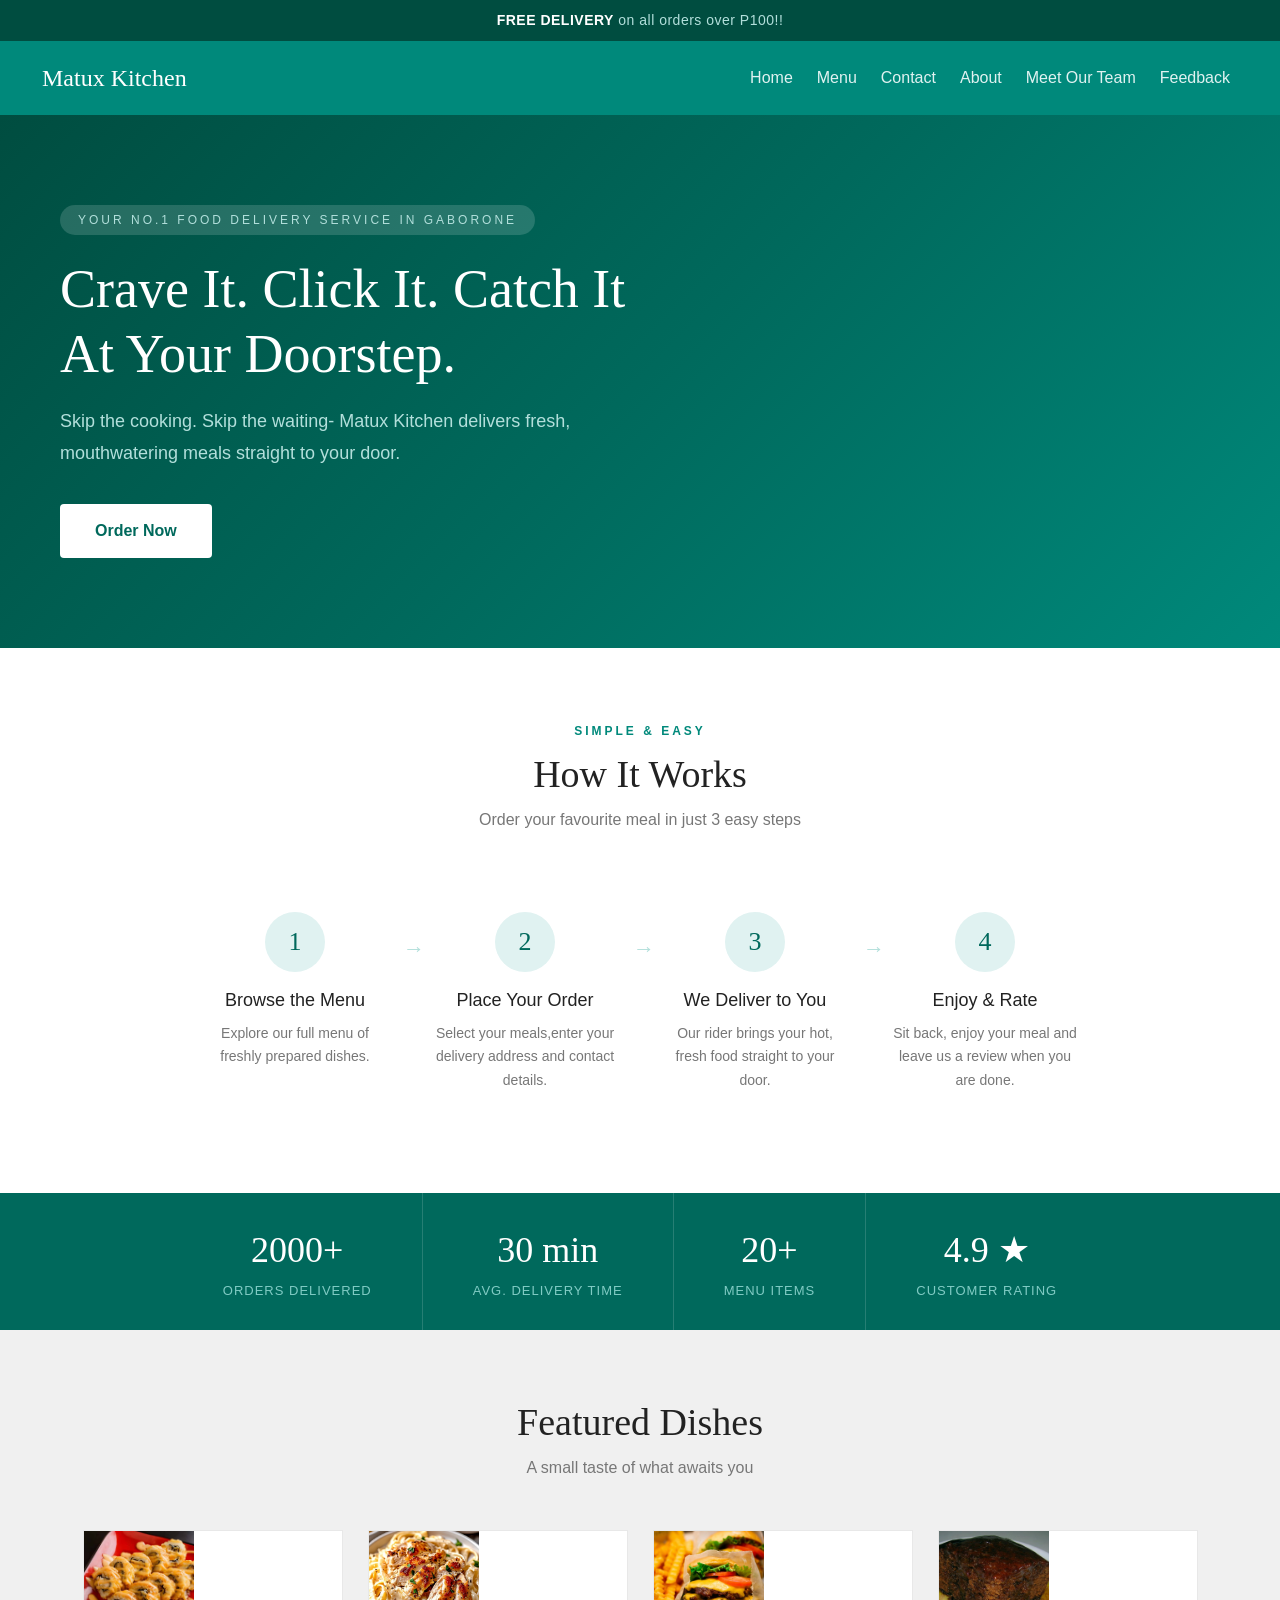
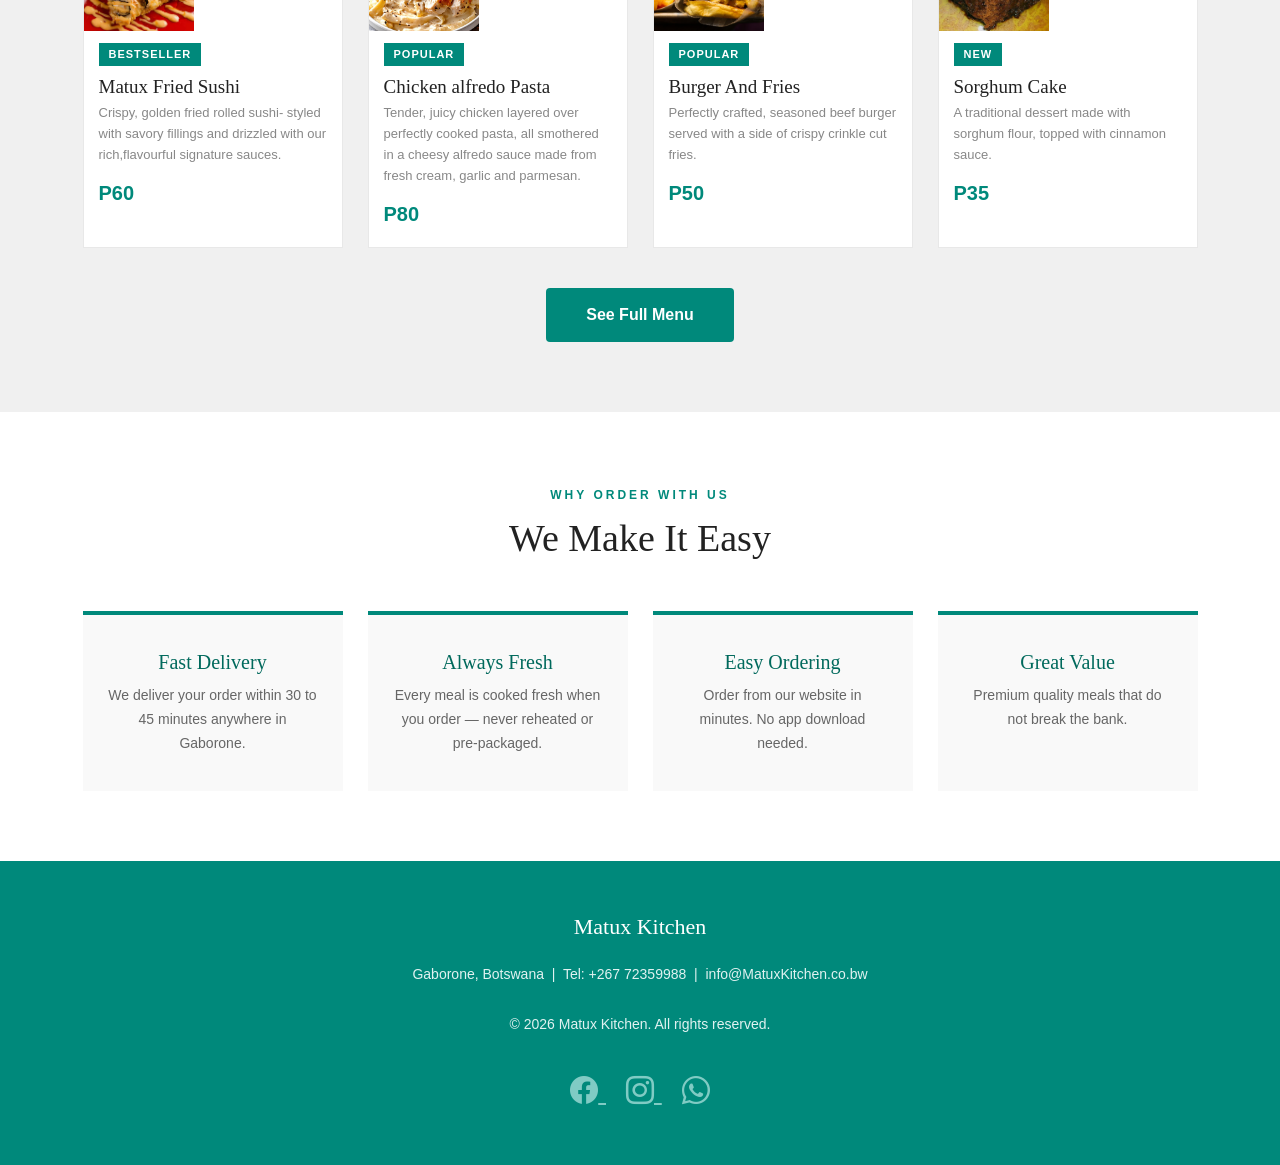
<file: index.html>
<!DOCTYPE html>
<html lang="en">
  <head>
    <meta charset="UTF-8">
    <meta name="viewport" content="width=device-width, initial-scale=1.0">
    <title>Matux Kitchen | Online Food Delivery Brand</title>
    <link href="https://cdn.jsdelivr.net/npm/bootstrap@5.3.3/dist/css/bootstrap.min.css" rel="stylesheet">
    <link rel="stylesheet" href="https://cdn.jsdelivr.net/npm/bootstrap-icons@1.11.3/font/bootstrap-icons.min.css">
    <link rel="stylesheet" href="style.css" />
  </head>
  <body>
    <div class="top-banner">
     <span>FREE DELIVERY</span> on all orders over P100!!
    </div>

    <nav class="navbar navbar-expand-lg" style="background-color: #00897b; padding: 14px 30px;">
      <div class="container-fluid">
        <a class="navbar-brand" href="index.html" style="color: #fff; font-family: 'Playfair Display', serif; font-size: 24px;">
         Matux Kitchen
        </a>

        <button class="navbar-toggler" type="button"
         data-bs-toggle="collapse"
         data-bs-target="#navbarMenu"
         aria-controls="navbarMenu"
         aria-expanded="false"
         aria-label="Toggle navigation"
         style="border-color: rgba(255,255,255,0.5);">
         <span class="navbar-toggler-icon" style="filter: invert(1);"></span>
        </button>

        <div class="collapse navbar-collapse" id="navbarMenu">
          <ul class="navbar-nav ms-auto gap-2">
           <li class="nav-item"><a class="nav-link" href="index.html" style="color: #e0f2f1;">Home</a></li>
           <li class="nav-item"><a class="nav-link" href="menu.html" style="color: #e0f2f1;">Menu</a></li>
           <li class="nav-item"><a class="nav-link" href="contact.html" style="color: #e0f2f1;">Contact</a></li>
           <li class="nav-item"><a class="nav-link" href="about.html" style="color: #e0f2f1;">About</a></li>
           <li class="nav-item"><a class="nav-link" href="team.html" style="color: #e0f2f1;">Meet Our Team</a></li>
           <li class="nav-item"><a class="nav-link" href="feedback.html" style="color: #e0f2f1;">Feedback</a></li>
          </ul>
        </div>
      </div>
    </nav>

    <section class="hero">
      <div class="hero-text">
       <div class="hero-tag">YOUR NO.1 FOOD DELIVERY SERVICE IN GABORONE</div>
       <h1>Crave It. Click It. Catch It At Your Doorstep.</h1>
       <p>Skip the cooking. Skip the waiting- Matux Kitchen delivers fresh, mouthwatering meals straight to your door.</p>
        <div class="hero-buttons">
         <a href="menu.html" class="btn-primary">Order Now</a>
        </div>
      </div>
    </section>

    <section class="steps-section">
     <span class="section-tag">Simple &amp; Easy</span>
     <h2>How It Works</h2>
     <p class="sub">Order your favourite meal in just 3 easy steps</p>
      <div class="steps">
        <div class="step">
         <div class="step-number">1</div>
         <h3>Browse the Menu</h3>
         <p>Explore our full menu of freshly prepared dishes.</p>
         <span class="step-arrow">&#8594;</span>
        </div>
        <div class="step">
         <div class="step-number">2</div>
         <h3>Place Your Order</h3>
         <p>Select your meals,enter your delivery address and contact details.</p>
         <span class="step-arrow">&#8594;</span>
        </div>
        <div class="step">
         <div class="step-number">3</div>
         <h3>We Deliver to You</h3>
         <p>Our rider brings your hot, fresh food straight to your door.</p>
         <span class="step-arrow">&#8594;</span>
        </div>
        <div class="step">
         <div class="step-number">4</div>
         <h3>Enjoy &amp; Rate</h3>
         <p>Sit back, enjoy your meal and leave us a review when you are done.</p>
        </div>
      </div>
    </section>

    <div class="stats-bar">
      <div class="stat-item">
       <span class="stat-number">2000+</span>
       <span class="stat-label">Orders Delivered</span>
      </div>
      <div class="stat-item">
        <span class="stat-number">30 min</span>
        <span class="stat-label">Avg. Delivery Time</span>
      </div>
      <div class="stat-item">
        <span class="stat-number">20+</span>
        <span class="stat-label">Menu Items</span>
      </div>
      <div class="stat-item">
        <span class="stat-number">4.9 &#9733;</span>
        <span class="stat-label">Customer Rating</span>
      </div>
    </div>


    <section class="section grey-bg">
      <div class="section-header">
       <h2>Featured Dishes</h2>
       <p>A small taste of what awaits you</p>
      </div>
      <div class="dishes">

        <div class="dish-card">
         <img src="images/matux sushi.jpg" alt="Matux Fried Sushi" class="dish-img">
         <span class="dish-badge">Bestseller</span>
          <div class="dish-info">
           <h3>Matux Fried Sushi</h3>
           <p>Crispy, golden fried rolled sushi- styled with savory fillings and drizzled with our rich,flavourful signature sauces.</p>
            <div class="dish-footer">
             <span class="dish-price">P60</span>
            </div>
          </div>
        </div>

        <div class="dish-card">
         <img src="images/chicken alfredo pasta.jpg" alt="Chicken Alfredo Pasta" class="dish-img">
         <span class="dish-badge">Popular</span>
          <div class="dish-info">
            <h3>Chicken alfredo Pasta</h3>
            <p>Tender, juicy chicken layered over perfectly cooked pasta, all smothered in a cheesy alfredo sauce made from fresh cream, garlic and parmesan.</p>
            <div class="dish-footer">
             <span class="dish-price">P80</span>
            </div>
          </div>
        </div>

        <div class="dish-card">
         <img src="images/burger and fries.jpg" alt="Burger and Fries" class="dish-img">
         <span class="dish-badge">Popular</span>
          <div class="dish-info">
           <h3>Burger And Fries</h3>
           <p>Perfectly crafted, seasoned beef burger served with a side of crispy crinkle cut fries.</p>
            <div class="dish-footer">
             <span class="dish-price">P50</span>
            </div>
          </div>
        </div>

        <div class="dish-card">
         <img src="images/sorghum cake.jpg" alt="Sorghum Cake" class="dish-img">
         <span class="dish-badge">New</span>
          <div class="dish-info">
           <h3>Sorghum Cake</h3>
           <p>A traditional dessert made with sorghum flour, topped with cinnamon sauce.</p>
            <div class="dish-footer">
             <span class="dish-price">P35</span>
            </div>
          </div>
        </div>
      </div>

      <div class="menu-btn-wrap">
       <a href="menu.html" class="btn-teal">See Full Menu</a>
      </div>
    </section>

    <section class="features-section">
      <div class="section-header">
       <span class="section-tag">Why Order With Us</span>
       <h2>We Make It Easy</h2>
      </div>
      <div class="features">
        <div class="feature-card">
         <h3>Fast Delivery</h3>
         <p>We deliver your order within 30 to 45 minutes anywhere in Gaborone.</p>
        </div>
        <div class="feature-card">
         <h3>Always Fresh</h3>
         <p>Every meal is cooked fresh when you order — never reheated or pre-packaged.</p>
        </div>
        <div class="feature-card">
         <h3>Easy Ordering</h3>
         <p>Order from our website in minutes. No app download needed.</p>
        </div>
        <div class="feature-card">
         <h3>Great Value</h3>
         <p>Premium quality meals that do not break the bank.</p>
        </div>
      </div>
    </section>


    <footer>
     <span class="footer-logo">Matux Kitchen</span>
     <p>Gaborone, Botswana &nbsp;|&nbsp; Tel: +267 72359988 &nbsp;|&nbsp; info@MatuxKitchen.co.bw</p>
     <p>&copy; 2026 Matux Kitchen. All rights reserved.</p>
      <section id="social-media" style="margin-top: 10px;">
        <a href="https://www.facebook.com/" target="_blank" rel="noopener noreferrer" title="Facebook" style="color: #80cbc4; font-size: 28px; margin: 0 10px;">
         <i class="bi bi-facebook"></i>
        </a>
        <a href="https://www.instagram.com/" target="_blank" rel="noopener noreferrer" title="Instagram" style="color: #80cbc4; font-size: 28px; margin: 0 10px;">
         <i class="bi bi-instagram"></i>
        </a>
        <a href="https://wa.me/26772359988" target="_blank" rel="noopener noreferrer" title="WhatsApp" style="color: #80cbc4; font-size: 28px; margin: 0 10px;">
         <i class="bi bi-whatsapp"></i>
        </a>
      </section>  
    </footer>
    <script src="https://cdn.jsdelivr.net/npm/bootstrap@5.3.3/dist/js/bootstrap.bundle.min.js"></script>
  </body>
</html>
</file>
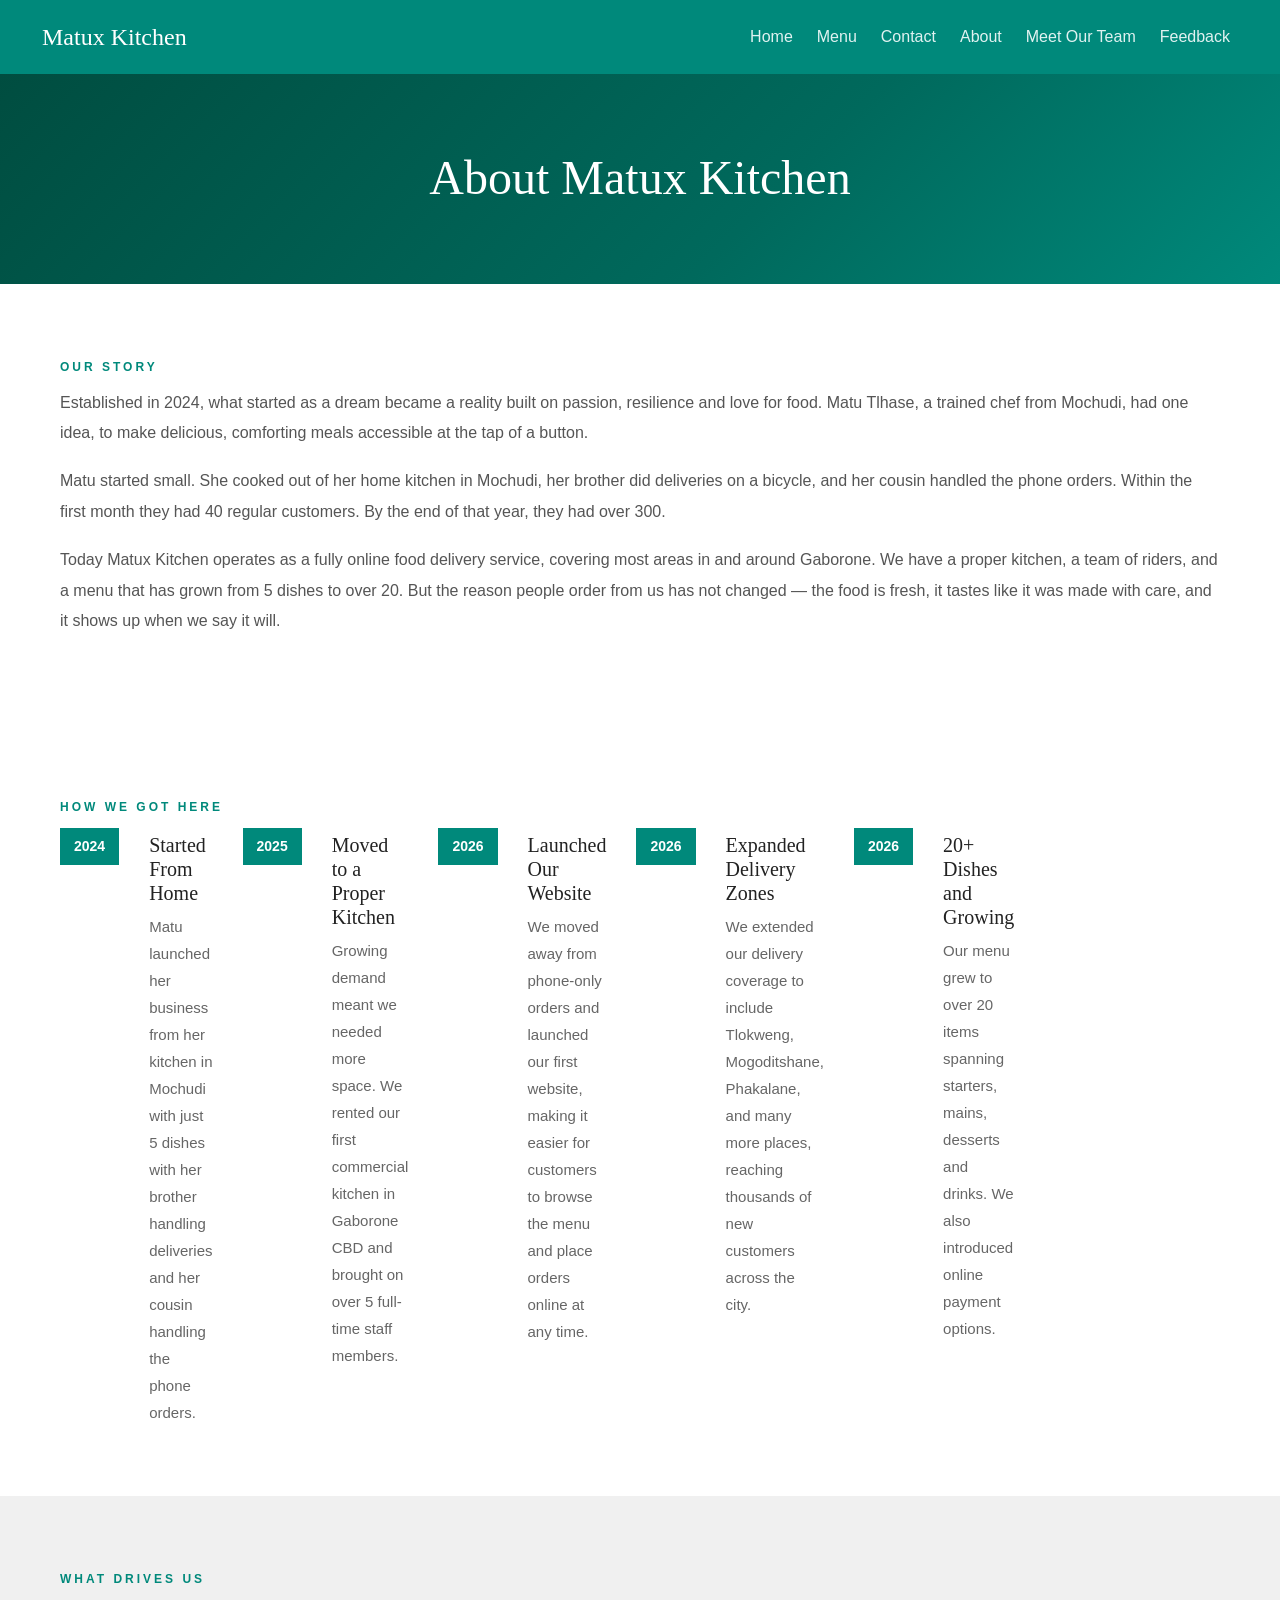
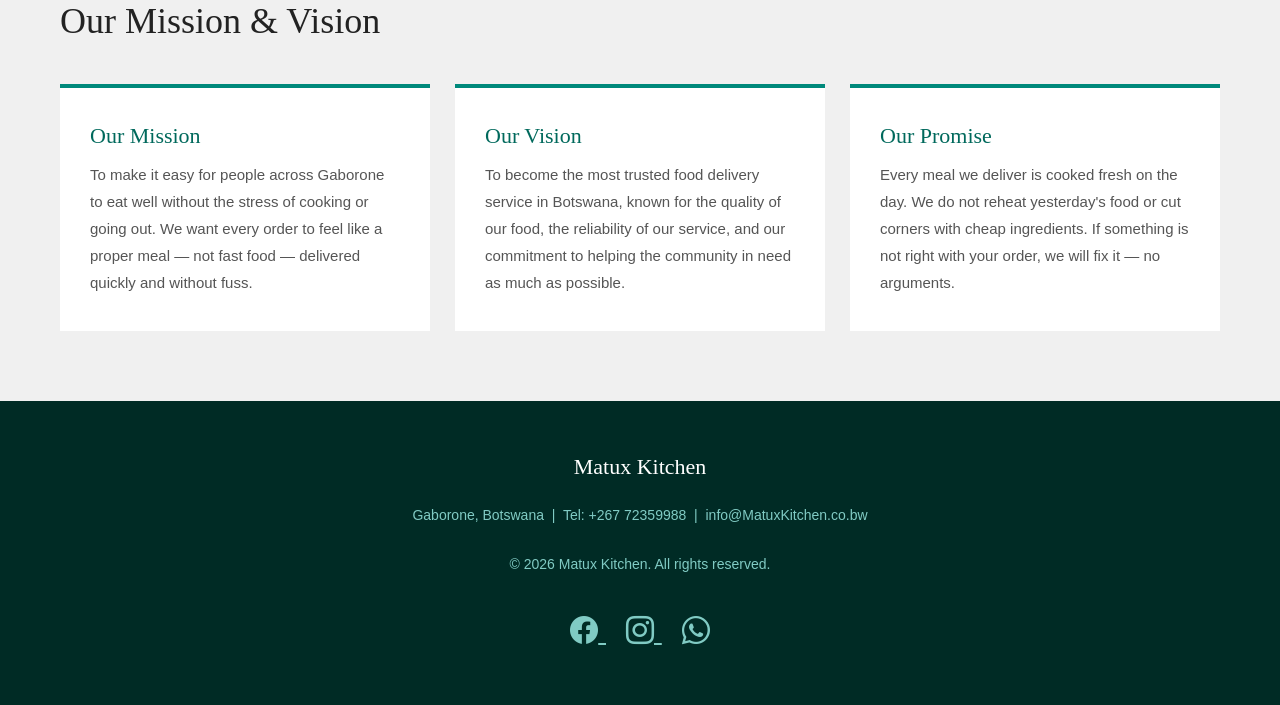
<file: about.html>
<!DOCTYPE html>
<html lang="en">
  <head>
    <meta charset="UTF-8">
    <meta name="viewport" content="width=device-width, initial-scale=1.0">
    <title>Matux Kitchen-About</title>
    <link href="https://cdn.jsdelivr.net/npm/bootstrap@5.3.3/dist/css/bootstrap.min.css" rel="stylesheet">
    <link rel="stylesheet" href="https://cdn.jsdelivr.net/npm/bootstrap-icons@1.11.3/font/bootstrap-icons.min.css">
    <link rel="stylesheet" href="style.css" />
    <style>
      body {
      font-family: 'Lato', sans-serif;
      margin: 0;
      padding: 0;
      background-color: #f5f5f5;
      color: #333;
    }

    .logo { color: #fff; font-family: 'Playfair Display', serif; font-size: 26px; letter-spacing: 1px; }

    /* ---- PAGE HEADER ---- */
    .page-header {
      background: linear-gradient(135deg, #004d40 0%, #00695c 60%, #00897b 100%);
      color: #fff;
      text-align: center;
      padding: 75px 20px 65px;
    }
    .page-header h1 {
      font-family: 'Playfair Display', serif;
      font-size: 48px;
      margin: 0 0 12px;
    }
    .page-header p {
      font-size: 18px;
      color: #b2dfdb;
      font-weight: 300;
      margin: 0;
    }

    /* ---- SECTION BASE ---- */
    .section { padding: 70px 60px; }
    .grey-bg { background-color: #f0f0f0; }
    .white-bg { background-color: #fff; }

    /* ---- OUR STORY ---- */
    .story-section {
      background-color: #fff;
      padding: 70px 60px;
      display: flex;
      gap: 60px;
      align-items: flex-start;
      flex-wrap: wrap;
    }
    .story-text { flex: 1; min-width: 280px; }
    .story-text .section-tag {
      display: inline-block;
      color: #00897b;
      font-size: 12px;
      letter-spacing: 3px;
      text-transform: uppercase;
      font-weight: 700;
      margin-bottom: 12px;
    }
    .story-text h2 {
      font-family: 'Playfair Display', serif;
      font-size: 36px;
      color: #222;
      margin: 0 0 20px;
      line-height: 1.3;
    }
    .story-text p {
      font-size: 16px;
      color: #555;
      line-height: 1.9;
      margin-bottom: 18px;
    }
    .story-side {
      flex: 0 0 300px;
      display: flex;
      flex-direction: column;
      gap: 20px;
    }
    .story-fact {
      background-color: #e0f2f1;
      border-left: 4px solid #00897b;
      padding: 20px 22px;
    }
    .story-fact h4 {
      font-family: 'Playfair Display', serif;
      font-size: 28px;
      color: #00695c;
      margin: 0 0 5px;
    }
    .story-fact p {
      font-size: 14px;
      color: #555;
      margin: 0;
      line-height: 1.5;
    }

    /* ---- HOW WE STARTED ---- */
    .timeline-section {
      background-color: #fff;
      padding: 70px 60px;
    }
    .timeline-section .top-label {
      display: inline-block;
      color: #00897b;
      font-size: 12px;
      letter-spacing: 3px;
      text-transform: uppercase;
      font-weight: 700;
      margin-bottom: 12px;
    }
    .timeline-section h2 {
      font-family: 'Playfair Display', serif;
      font-size: 36px;
      color: #222;
      margin: 0 0 40px;
    }
    .timeline { display: flex; flex-direction: column; gap: 0; max-width: 700px; }
    .timeline-item {
      display: flex;
      gap: 30px;
      padding-bottom: 35px;
      position: relative;
    }
    .timeline-item:last-child { padding-bottom: 0; }
    .timeline-left {
      display: flex;
      flex-direction: column;
      align-items: center;
      gap: 0;
    }
    .timeline-year {
      background-color: #00897b;
      color: #fff;
      font-weight: 700;
      font-size: 14px;
      padding: 8px 14px;
      white-space: nowrap;
    }
    .timeline-line {
      width: 2px;
      flex: 1;
      background-color: #b2dfdb;
      min-height: 40px;
    }
    .timeline-item:last-child .timeline-line { display: none; }
    .timeline-content { padding-top: 5px; }
    .timeline-content h4 {
      font-family: 'Playfair Display', serif;
      font-size: 20px;
      color: #222;
      margin: 0 0 8px;
    }
    .timeline-content p {
      font-size: 15px;
      color: #666;
      line-height: 1.8;
      margin: 0;
    }

     /* ---- MISSION & VISION ---- */
    .mv-section {
      background-color: #f0f0f0;
      padding: 70px 60px;
    }
    .mv-section .top-label {
      display: inline-block;
      color: #00897b;
      font-size: 12px;
      letter-spacing: 3px;
      text-transform: uppercase;
      font-weight: 700;
      margin-bottom: 12px;
    }
    .mv-section h2 {
      font-family: 'Playfair Display', serif;
      font-size: 36px;
      color: #222;
      margin: 0 0 40px;
    }
    .mv-cards { display: flex; gap: 25px; flex-wrap: wrap; }
    .mv-card {
      flex: 1;
      min-width: 240px;
      background-color: #fff;
      padding: 35px 30px;
      border-top: 4px solid #00897b;
    }
    .mv-icon { font-size: 36px; margin-bottom: 15px; display: block; }
    .mv-card h3 {
      font-family: 'Playfair Display', serif;
      font-size: 22px;
      color: #00695c;
      margin: 0 0 12px;
    }
    .mv-card p {
      font-size: 15px;
      color: #555;
      line-height: 1.8;
      margin: 0;
    }

    /* ---- FOOTER ---- */
    footer {
      background-color: #002b25;
      color: #80cbc4;
      text-align: center;
      padding: 40px;
      font-size: 14px;
      line-height: 2.4;
    }
    .footer-logo { font-family: 'Playfair Display', serif; font-size: 22px; color: #fff; display: block; margin-bottom: 5px; }
    .footer-links { display: flex; justify-content: center; gap: 25px; flex-wrap: wrap; margin-bottom: 5px; }
    .footer-links a { color: #80cbc4; text-decoration: none; font-size: 13px; }
    .footer-links a:hover { color: #fff; }
  </style>
  </head>
  <body>
    <nav class="navbar navbar-expand-lg" style="background-color: #00897b; padding: 14px 30px;">
      <div class="container-fluid">

        <a class="navbar-brand" href="index.html" style="color: #fff; font-family: 'Playfair Display', serif; font-size: 24px;">
         Matux Kitchen
        </a>

        <button class="navbar-toggler" type="button"
         data-bs-toggle="collapse"
         data-bs-target="#navbarMenu"
         aria-controls="navbarMenu"
         aria-expanded="false"
         aria-label="Toggle navigation"
         style="border-color: rgba(255,255,255,0.5);">
         <span class="navbar-toggler-icon" style="filter: invert(1);"></span>
        </button>

        <div class="collapse navbar-collapse" id="navbarMenu">
          <ul class="navbar-nav ms-auto gap-2">
           <li class="nav-item"><a class="nav-link" href="index.html" style="color: #e0f2f1;">Home</a></li>
           <li class="nav-item"><a class="nav-link" href="menu.html" style="color: #e0f2f1;">Menu</a></li>
           <li class="nav-item"><a class="nav-link" href="contact.html" style="color: #e0f2f1;">Contact</a></li>
           <li class="nav-item"><a class="nav-link" href="about.html" style="color: #e0f2f1;">About</a></li>
           <li class="nav-item"><a class="nav-link" href="team.html" style="color: #e0f2f1;">Meet Our Team</a></li>
           <li class="nav-item"><a class="nav-link" href="feedback.html" style="color: #e0f2f1;">Feedback</a></li>
          </ul>
        </div>
      </div>
    </nav>

    <section class="page-header">
      <h1>About Matux Kitchen</h1>
    </section>

    <section class="story-section">
      <div class="story-text">
       <span class="section-tag">Our Story</span>
        <p>
         Established in 2024, what started as a dream became a reality built on passion, resilience and love for food. Matu Tlhase, a trained chef from Mochudi, had one idea, to make delicious, comforting meals accessible at the tap of a button.
        </p>
        <p>
         Matu started small. She cooked out of her home kitchen in Mochudi, her brother did deliveries on a bicycle, and her cousin handled the phone orders. Within the first month they had 40 regular customers. By the end of that year, they had over 300.
        </p>
        <p>
         Today Matux Kitchen operates as a fully online food delivery service, covering most areas in and around Gaborone. We have a proper kitchen, a team of riders, and a menu that has grown from 5 dishes to over 20. But the reason people order from us has not changed — the food is fresh, it tastes like it was made with care, and it shows up when we say it will.
        </p>
      </div>
    </section>

    <section class="timeline-section">
     <span class="top-label">How We Got Here</span>
      <div class="timeline">

        <div class="timeline-item">
         <div class="timeline-left">
         <div class="timeline-year">2024</div>
         <div class="timeline-line"></div>
        </div>
        <div class="timeline-content">
          <h4>Started From Home</h4>
          <p>Matu launched her business from her kitchen in Mochudi with just 5 dishes with her brother handling deliveries and her cousin handling the phone orders.</p>
        </div>

        <div class="timeline-item">
         <div class="timeline-left">
         <div class="timeline-year">2025</div>
         <div class="timeline-line"></div>
        </div>

        <div class="timeline-content">
          <h4>Moved to a Proper Kitchen</h4>
          <p>Growing demand meant we needed more space. We rented our first commercial kitchen in Gaborone CBD and brought on over 5 full-time staff members.</p>
        </div>

        <div class="timeline-item">
          <div class="timeline-left">
           <div class="timeline-year">2026</div>
           <div class="timeline-line"></div>
        </div>
        <div class="timeline-content">
          <h4>Launched Our Website</h4>
          <p>We moved away from phone-only orders and launched our first website, making it easier for customers to browse the menu and place orders online at any time.</p>
        </div>
      </div>

      <div class="timeline-item">
        <div class="timeline-left">
          <div class="timeline-year">2026</div>
          <div class="timeline-line"></div>
        </div>
        <div class="timeline-content">
          <h4>Expanded Delivery Zones</h4>
          <p>We extended our delivery coverage to include Tlokweng, Mogoditshane, Phakalane, and many more places, reaching thousands of new customers across the city.</p>
        </div>
      </div>

      <div class="timeline-item">
        <div class="timeline-left">
          <div class="timeline-year">2026</div>
          <div class="timeline-line"></div>
        </div>
        <div class="timeline-content">
          <h4>20+ Dishes and Growing</h4>
          <p>Our menu grew to over 20 items spanning starters, mains, desserts and drinks. We also introduced online payment options.</p>
        </div>
      </div>

    </div>
  </section>

  <section class="mv-section">
    <span class="top-label">What Drives Us</span>
    <h2>Our Mission &amp; Vision</h2>
    <div class="mv-cards">
      <div class="mv-card">
        <h3>Our Mission</h3>
        <p>
          To make it easy for people across Gaborone to eat well without the stress of cooking or going out. We want every order to feel like a proper meal — not fast food — delivered quickly and without fuss.
        </p>
      </div>
      <div class="mv-card">
        <h3>Our Vision</h3>
        <p>
          To become the most trusted food delivery service in Botswana, known for the quality of our food, the reliability of our service, and our commitment to helping the community in need as much as possible.
        </p>
      </div>
      <div class="mv-card">
        <h3>Our Promise</h3>
        <p>
          Every meal we deliver is cooked fresh on the day. We do not reheat yesterday's food or cut corners with cheap ingredients. If something is not right with your order, we will fix it — no arguments.
        </p>
      </div>
    </div>
  </section>

 <footer>
   <span class="footer-logo">Matux Kitchen</span>
   <p>Gaborone, Botswana &nbsp;|&nbsp; Tel: +267 72359988 &nbsp;|&nbsp; info@MatuxKitchen.co.bw</p>
   <p>&copy; 2026 Matux Kitchen. All rights reserved.</p>
   <section id="social-media" style="margin-top: 10px;">
      <a href="https://www.facebook.com/" target="_blank" rel="noopener noreferrer" title="Facebook" style="color: #80cbc4; font-size: 28px; margin: 0 10px;">
       <i class="bi bi-facebook"></i>
      </a>
      <a href="https://www.instagram.com/" target="_blank" rel="noopener noreferrer" title="Instagram" style="color: #80cbc4; font-size: 28px; margin: 0 10px;">
       <i class="bi bi-instagram"></i>
      </a>
      <a href="https://wa.me/26772359988" target="_blank" rel="noopener noreferrer" title="WhatsApp" style="color: #80cbc4; font-size: 28px; margin: 0 10px;">
       <i class="bi bi-whatsapp"></i>
      </a>
    </section>
  </footer>
  <script src="https://cdn.jsdelivr.net/npm/bootstrap@5.3.3/dist/js/bootstrap.bundle.min.js"></script>
 </body>
</html>
</file>
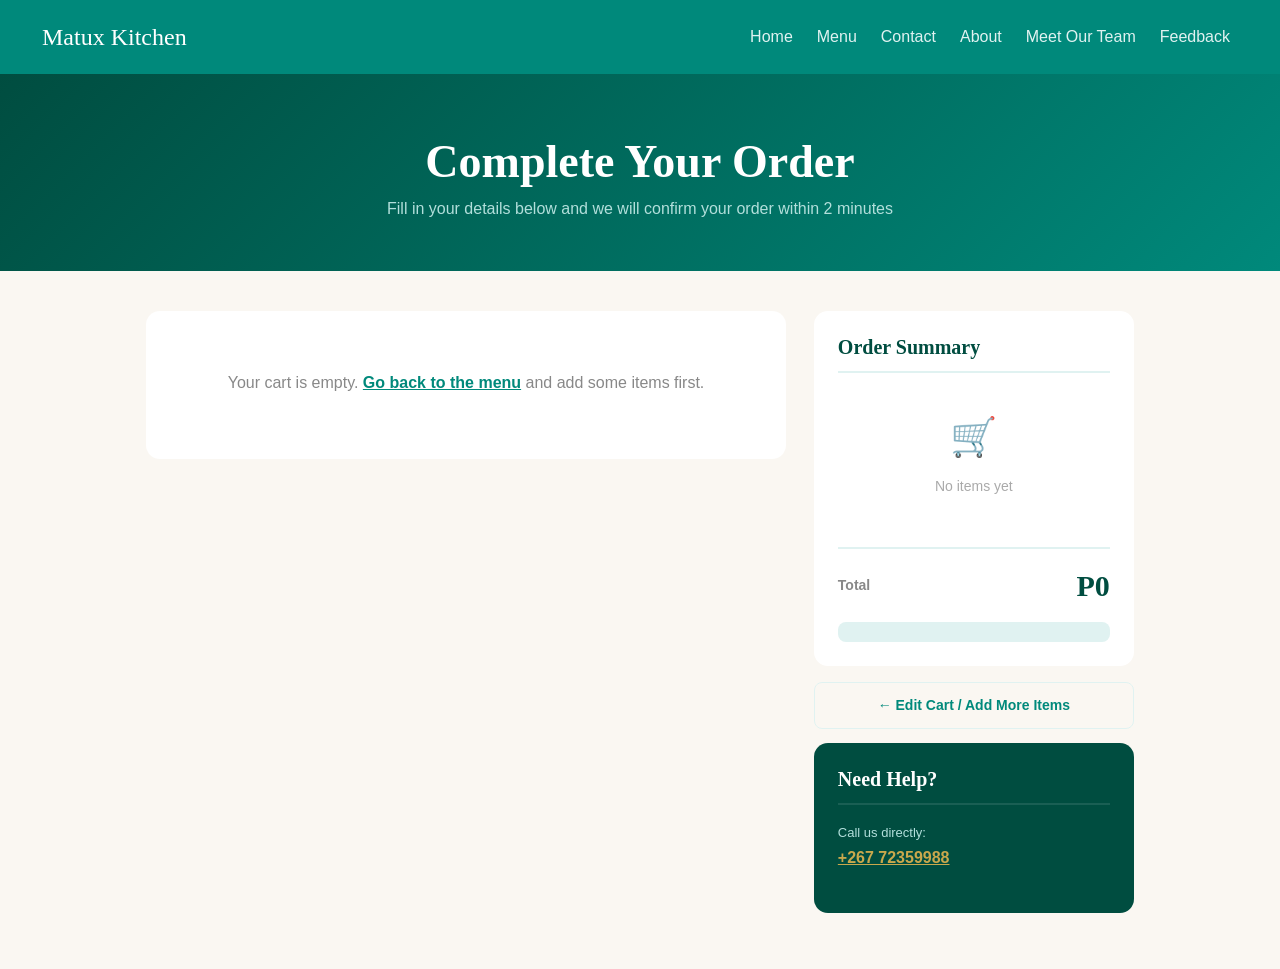
<file: contact.html>
<!DOCTYPE html>
<html lang="en">
<head>
    <meta charset="UTF-8">
    <meta name="viewport" content="width=device-width, initial-scale=1.0">
    <title>Matux Kitchen-Contact Us</title>
    <link href="https://cdn.jsdelivr.net/npm/bootstrap@5.3.3/dist/css/bootstrap.min.css" rel="stylesheet">
    <link rel="stylesheet" href="https://cdn.jsdelivr.net/npm/bootstrap-icons@1.11.3/font/bootstrap-icons.min.css">
    <link rel="stylesheet" href="style.css"/>
    <style>
      :root {
      --teal-dark:  #004d40;
      --teal:       #00897b;
      --teal-mid:   #00695c;
      --teal-light: #b2dfdb;
      --teal-pale:  #e0f2f1;
      --gold:       #c9a84c;
      --cream:      #faf7f2;
      --ink:        #1a1a1a;
      --ink-soft:   #6b6b6b;
    }
    * { margin:0; padding:0; box-sizing:border-box; }
    body { font-family:'DM Sans',sans-serif; background:var(--cream); color:var(--ink); }

    .cart-nav-btn {
      position:relative; background:var(--gold); color:var(--teal-dark);
      border:none; cursor:pointer; display:flex; align-items:center; gap:8px;
      padding:8px 16px; border-radius:8px; font-size:14px; font-weight:700;
      font-family:'DM Sans',sans-serif; transition:all 0.2s;
    }
    .cart-nav-btn:hover { background:#f0d98a; }
    #cart-badge {
      display:none; position:absolute; top:-6px; right:-6px;
      background:#e53935; color:#fff; width:20px; height:20px;
      border-radius:50%; font-size:11px; font-weight:700;
      align-items:center; justify-content:center;
    }

    /* PAGE HEADER */
    .page-header {
      background:linear-gradient(135deg, var(--teal-dark), var(--teal));
      color:#fff; text-align:center; padding:60px 20px 50px;
    }
    .page-header h1 { font-family:'Cormorant Garamond',serif; font-size:46px; font-weight:700; margin-bottom:8px; }
    .page-header p { font-size:16px; color:var(--teal-light); font-weight:300; }

    /* MAIN LAYOUT */
    .checkout-layout {
      display:flex; gap:28px; padding:40px 56px;
      max-width:1100px; margin:0 auto; align-items:flex-start;
    }

    /* LEFT — FORM */
    .checkout-form-wrap { flex:1; }

    .form-section {
      background:#fff; border-radius:14px;
      padding:28px 30px; margin-bottom:20px;
    }
    .form-section h2 {
      font-family:'Cormorant Garamond',serif;
      font-size:22px; font-weight:700; color:var(--teal-dark);
      margin-bottom:20px; padding-bottom:12px;
      border-bottom:2px solid var(--teal-pale);
      display:flex; align-items:center; gap:10px;
    }

    .form-row { display:flex; gap:16px; flex-wrap:wrap; }
    .form-group { display:flex; flex-direction:column; gap:6px; flex:1; min-width:200px; margin-bottom:16px; }
    .form-group.full { flex:1 1 100%; }

    label { font-size:13px; font-weight:700; color:#444; }
    .label-note { font-weight:400; color:#aaa; font-size:12px; margin-left:4px; }

    input[type=text], input[type=email], input[type=tel], input[type=date], select, textarea {
      padding:11px 14px; font-size:14px;
      border:1.5px solid #e0e0e0; border-radius:8px;
      font-family:'DM Sans',sans-serif; color:var(--ink);
      background:#fff; width:100%;
      transition:border-color 0.2s;
    }
    input:focus, select:focus, textarea:focus { outline:none; border-color:var(--teal); }
    input::placeholder, textarea::placeholder { color:#bbb; font-size:13px; }

    .check-item {
      display:flex; align-items:flex-start; gap:10px;
      font-size:14px; color:#555; cursor:pointer;
      margin-bottom:10px;
    }
    .check-item input[type=checkbox], .check-item input[type=radio] {
      width:17px; height:17px; margin-top:2px;
      flex-shrink:0; accent-color:var(--teal); cursor:pointer;
    }

    .submit-btn {
      width:100%; background:var(--teal-dark); color:#fff;
      border:none; padding:16px; border-radius:10px;
      font-size:16px; font-weight:700; cursor:pointer;
      font-family:'DM Sans',sans-serif;
      transition:background 0.25s;
      display:flex; align-items:center; justify-content:center; gap:10px;
    }
    .submit-btn:hover { background:var(--teal); }

    /* SUCCESS MESSAGE */
    .success-msg {
      display:none;
      background:var(--teal-pale);
      border-left:4px solid var(--teal);
      border-radius:8px;
      padding:20px 24px;
      font-size:15px; color:var(--teal-dark);
      margin-top:16px; line-height:1.8;
    }
    .success-msg strong { display:block; font-size:17px; margin-bottom:6px; }

    /* RIGHT — ORDER SUMMARY */
    .order-summary {
      width:320px; flex-shrink:0;
      position:sticky; top:80px;
    }
    .summary-card {
      background:#fff; border-radius:14px;
      padding:24px; margin-bottom:16px;
    }
    .summary-card h3 {
      font-family:'Cormorant Garamond',serif;
      font-size:20px; font-weight:700; color:var(--teal-dark);
      margin-bottom:16px; padding-bottom:12px;
      border-bottom:2px solid var(--teal-pale);
    }

    .summary-empty { text-align:center; color:#aaa; padding:20px 0; font-size:14px; }
    .summary-empty span { font-size:38px; display:block; margin-bottom:10px; }

    .summary-item {
      display:flex; justify-content:space-between; align-items:flex-start;
      padding:10px 0; border-bottom:1px solid #f5f5f5; gap:10px;
    }
    .summary-item:last-of-type { border-bottom:none; }
    .si-left { flex:1; }
    .si-name { font-size:14px; font-weight:600; color:var(--ink); margin-bottom:2px; }
    .si-qty { font-size:12px; color:var(--ink-soft); }
    .si-price { font-size:14px; font-weight:700; color:var(--teal); flex-shrink:0; }

    .summary-total-row {
      display:flex; justify-content:space-between; align-items:center;
      margin-top:14px; padding-top:14px;
      border-top:2px solid var(--teal-pale);
    }
    .summary-total-label { font-size:14px; color:#888; font-weight:600; }
    .summary-total-val {
      font-family:'Cormorant Garamond',serif;
      font-size:30px; font-weight:700; color:var(--teal-dark);
    }

    .free-delivery-note {
      background:var(--teal-pale); border-radius:8px;
      padding:10px 14px; font-size:13px; color:var(--teal-dark);
      display:flex; align-items:center; gap:8px; margin-top:14px;
    }
    .free-delivery-note.not-yet { background:#fff8e1; color:#795548; }

    .back-to-menu {
      display:block; text-align:center; margin-top:14px;
      color:var(--teal); font-size:14px; font-weight:600;
      text-decoration:none; padding:12px;
      border:1.5px solid var(--teal-pale); border-radius:8px;
      transition:all 0.2s;
    }
    .back-to-menu:hover { background:var(--teal-pale); }
    </style>
</head>
<body>
  <nav class="navbar navbar-expand-lg" style="background-color: #00897b; padding: 14px 30px;">
  <div class="container-fluid">

    <a class="navbar-brand" href="index.html" style="color: #fff; font-family: 'Playfair Display', serif; font-size: 24px;">
      Matux Kitchen
    </a>

    <button class="navbar-toggler" type="button"
            data-bs-toggle="collapse"
            data-bs-target="#navbarMenu"
            aria-controls="navbarMenu"
            aria-expanded="false"
            aria-label="Toggle navigation"
            style="border-color: rgba(255,255,255,0.5);">
      <span class="navbar-toggler-icon" style="filter: invert(1);"></span>
    </button>

    <div class="collapse navbar-collapse" id="navbarMenu">
      <ul class="navbar-nav ms-auto gap-2">
        <li class="nav-item"><a class="nav-link" href="index.html" style="color: #e0f2f1;">Home</a></li>
        <li class="nav-item"><a class="nav-link" href="menu.html" style="color: #e0f2f1;">Menu</a></li>
        <li class="nav-item"><a class="nav-link" href="contact.html" style="color: #e0f2f1;">Contact</a></li>
        <li class="nav-item"><a class="nav-link" href="about.html" style="color: #e0f2f1;">About</a></li>
        <li class="nav-item"><a class="nav-link" href="team.html" style="color: #e0f2f1;">Meet Our Team</a></li>
        <li class="nav-item"><a class="nav-link" href="feedback.html" style="color: #e0f2f1;">Feedback</a></li>
      </ul>
    </div>

  </div>
</nav>

  <!-- PAGE HEADER -->
  <section class="page-header">
    <h1>Complete Your Order</h1>
    <p>Fill in your details below and we will confirm your order within 2 minutes</p>
  </section>

  <!-- CHECKOUT LAYOUT -->
  <div class="checkout-layout">

    <!-- LEFT: FORM -->
    <div class="checkout-form-wrap">

      <!-- EMPTY CART WARNING -->
      <div id="empty-warning" style="display:none;" class="form-section">
        <p style="text-align:center; color:#888; padding:20px 0;">
          <span style="font-size:48px; display:block; margin-bottom:12px;"></span>
          Your cart is empty. <a href="menu.html" style="color:var(--teal); font-weight:700;">Go back to the menu</a> and add some items first.
        </p>
      </div>

      <form id="order-form" action="#" method="post" onsubmit="submitOrder(event)">

        <!-- CONTACT DETAILS -->
        <div class="form-section">
          <h2>Your Details</h2>
          <div class="form-row">
            <div class="form-group">
              <label for="fname">First Name *</label>
              <input type="text" id="fname" name="first_name" placeholder="e.g. Boitumelo" required />
            </div>
            <div class="form-group">
              <label for="lname">Last Name *</label>
              <input type="text" id="lname" name="last_name" placeholder="e.g. Motsepe" required />
            </div>
          </div>
          <div class="form-row">
            <div class="form-group">
              <label for="phone">Phone Number *</label>
              <input type="tel" id="phone" name="phone" placeholder="+267 7X XXX XXX" required />
            </div>
            <div class="form-group">
              <label for="email">Email Address <span class="label-note">(optional)</span></label>
              <input type="email" id="email" name="email" placeholder="your@email.com" />
            </div>
          </div>
        </div>

        <!-- DELIVERY DETAILS -->
        <div class="form-section">
          <h2>Delivery Details</h2>
          <div class="form-group full">
            <label for="address">Street Address *</label>
            <input type="text" id="address" name="address" placeholder="Plot number, street name, area" required />
          </div>
          <div class="form-row">
            <div class="form-group">
              <label for="area">Delivery Area *</label>
              <select id="area" name="area" required>
                <option value="">— Select your area —</option>
                <option>Gaborone CBD</option>
                <option>Broadhurst</option>
                <option>Tlokweng</option>
                <option>Mogoditshane</option>
                <option>Phakalane</option>
                <option>Extension 15</option>
                <option>Phase 2</option>
                <option>Ledumadumane</option>
                <option>Block 8</option>
                <option>Gaborone North</option>
              </select>
            </div>
            <div class="form-group">
              <label for="delivery-time">Preferred Delivery Time *</label>
              <select id="delivery-time" name="delivery_time" required>
                <option value="">— Select time —</option>
                <option>In about 30 minutes</option>
                <option>In about 1 hour</option>
                <option>Schedule for a specific time</option>
              </select>
            </div>
          </div>
          <div class="form-group full">
            <label for="landmark">Landmark or Gate Notes <span class="label-note">(optional but helpful)</span></label>
            <input type="text" id="landmark" name="landmark" placeholder="e.g. Next to Choppies, blue gate, flat 4B..." />
          </div>
        </div>

        <!-- ORDER SUMMARY (auto-filled) -->
        <div class="form-section">
          <h2>Your Order</h2>
          <div class="form-group full">
            <label for="order-items">Items in Your Order *</label>
            <textarea id="order-items" name="order_items" rows="6" placeholder="Your cart items will appear here automatically..." required readonly style="background:#f9f9f9; color:#333; font-size:13px; line-height:1.8;"></textarea>
          </div>
          <div class="form-group full">
            <label for="special-notes">Special Requests <span class="label-note">(optional)</span></label>
            <textarea id="special-notes" name="special_notes" rows="3" placeholder="Allergies, extra sauce, no onions — anything we should know about your order..."></textarea>
          </div>
        </div>

        <!-- PAYMENT -->
        <div class="form-section">
          <h2> Payment Method</h2>
          <div class="check-item">
            <input type="radio" name="payment" value="cash" id="pay-cash" required />
            <label for="pay-cash"> Cash on Delivery</label>
          </div>
          <div class="check-item">
            <input type="radio" name="payment" value="orange" id="pay-orange" />
            <label for="pay-orange">Orange Money</label>
          </div>
          <div class="check-item">
            <input type="radio" name="payment" value="card" id="pay-card" />
            <label for="pay-card">Card (we will call you for details)</label>
          </div>
        </div>

        <!-- CONFIRM -->
        <div class="form-section">
          <div class="check-item">
            <input type="checkbox" id="confirm" name="confirm" required />
            <label for="confirm">I confirm that my delivery details are correct and I am ready to receive my order.</label>
          </div>
          <div class="check-item">
            <input type="checkbox" id="newsletter" name="newsletter" />
            <label for="newsletter">Add me to the Matux Kitchen mailing list for promotions and new dishes.</label>
          </div>
          <br />
          <button type="submit" class="submit-btn" id="submit-btn">
             Place My Order
          </button>
        </div>

      </form>

      <!-- SUCCESS MESSAGE -->
      <div class="success-msg" id="success-msg">
        <strong>Your order has been received!</strong>
        We will call or WhatsApp you on the number you provided within 2 minutes to confirm your order and give you an estimated delivery time. If you do not hear from us, call us directly on <strong>+267 72359988</strong>.
        <br /><br />
      </div>

    </div>

    <!-- RIGHT: ORDER SUMMARY PANEL -->
    <aside class="order-summary">

      <div class="summary-card">
        <h3> Order Summary</h3>
        <div id="summary-items">
          <!-- filled by JS -->
        </div>
        <div class="summary-total-row">
          <span class="summary-total-label">Total</span>
          <span class="summary-total-val" id="summary-total">P0</span>
        </div>
        <div class="free-delivery-note" id="delivery-note">
          <!-- filled by JS -->
        </div>
      </div>

      <a href="menu.html" class="back-to-menu">← Edit Cart / Add More Items</a>

      <div class="summary-card" style="margin-top:14px; background:var(--teal-dark); color:var(--teal-light);">
        <h3 style="color:#fff; border-bottom-color:rgba(255,255,255,0.1);"> Need Help?</h3>
        <p style="font-size:13px; line-height:1.8;">
          Call us directly:<br>
          <a href="tel:+26772359988" style="color:var(--gold); font-weight:700; font-size:16px;">+267 72359988</a><br>
        </p>
      </div>

    </aside>
  </div>
  <script src="https://cdn.jsdelivr.net/npm/bootstrap@5.3.3/dist/js/bootstrap.bundle.min.js"></script>
  <script src="cart.js"></script>
  <script>

    /* ── on load: populate form and summary from cart ────── */
    window.addEventListener('DOMContentLoaded', () => {
      populatePage();
    });

    function populatePage() {
      const items = Cart.get();
      const orderField = document.getElementById('order-items');
      const form = document.getElementById('order-form');
      const warning = document.getElementById('empty-warning');
      const submitBtn = document.getElementById('submit-btn');

      /* fill the order textarea */
      if (items.length) {
        orderField.value = Cart.orderSummary();
        form.style.display = 'block';
        warning.style.display = 'none';
        submitBtn.disabled = false;
      } else {
        orderField.value = '';
        form.style.display = 'none';
        warning.style.display = 'block';
        submitBtn.disabled = true;
      }

      /* fill the summary panel */
      renderSummary();
    }

    function renderSummary() {
      const items = Cart.get();
      const container = document.getElementById('summary-items');
      const totalEl = document.getElementById('summary-total');
      const noteEl = document.getElementById('delivery-note');
      const total = Cart.total();

      totalEl.textContent = 'P' + total;

      if (!items.length) {
        container.innerHTML = `<div class="summary-empty"><span>🛒</span><p>No items yet</p></div>`;
        noteEl.innerHTML = '';
        return;
      }

      container.innerHTML = items.map(item => `
        <div class="summary-item">
          <div class="si-left">
            <div class="si-name">${item.name}</div>
            <div class="si-qty">Qty: ${item.qty} × P${item.price}</div>
          </div>
          <div class="si-price">P${item.price * item.qty}</div>
        </div>
      `).join('');

      /* delivery note */
      if (total >= 100) {
        noteEl.className = 'free-delivery-note';
        noteEl.innerHTML = '🎉 <strong>Free delivery</strong> applied to your order!';
      } else {
        const remaining = 100 - total;
        noteEl.className = 'free-delivery-note not-yet';
        noteEl.innerHTML = `➕ Add <strong>P${remaining}</strong> more for free delivery`;
      }
    }

    /* ── submit order ────────────────────────────────────── */
    function submitOrder(e) {
      e.preventDefault();

      const btn = document.getElementById('submit-btn');
      btn.textContent = '⏳ Placing your order...';
      btn.disabled = true;

      /* simulate a short delay then show success */
      setTimeout(() => {
        document.getElementById('order-form').style.display = 'none';
        const msg = document.getElementById('success-msg');
        msg.style.display = 'block';
        msg.scrollIntoView({ behavior:'smooth', block:'start' });

        /* clear the cart after successful order */
        Cart.clear();
        renderSummary();
        document.getElementById('order-items').value = '';
      }, 1200);
    }

    /* re-render if cart changes in another tab */
    window.addEventListener('cartUpdated', populatePage);
  </script>
</body>
</html>
</file>
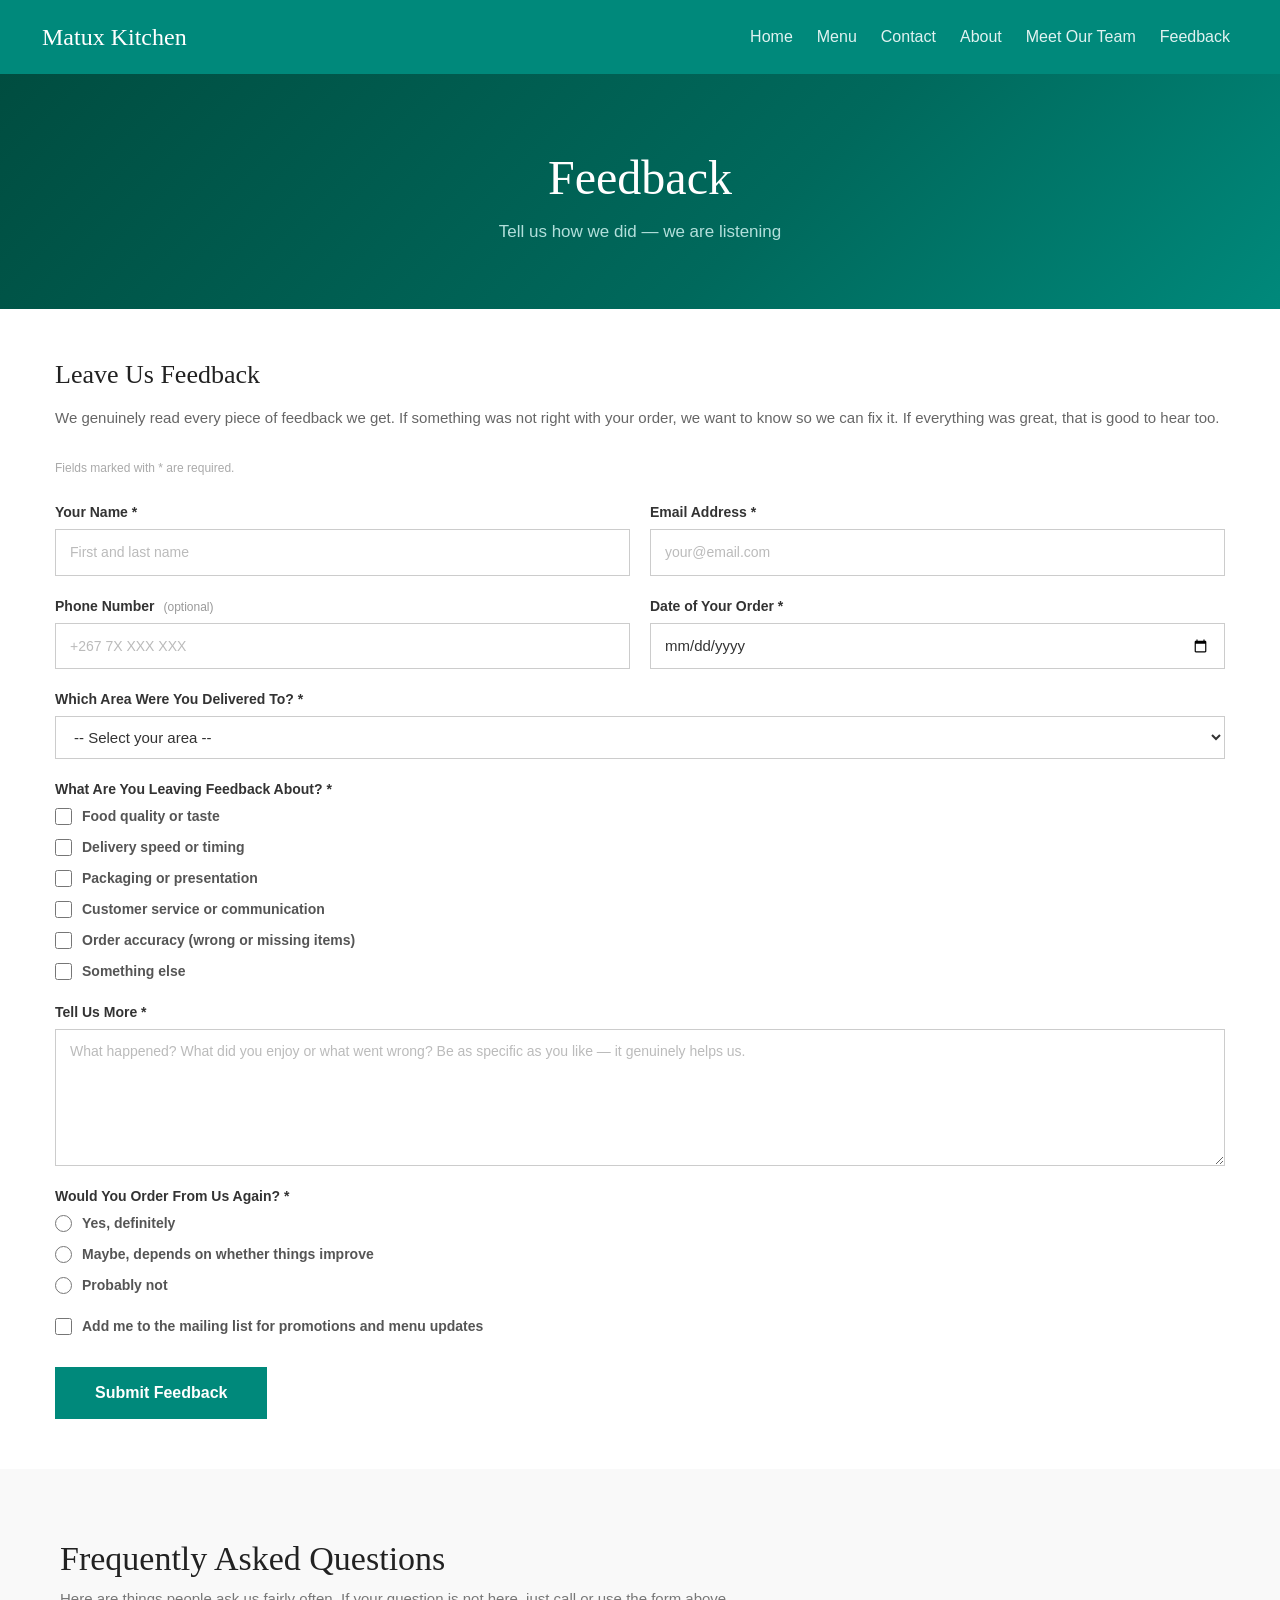
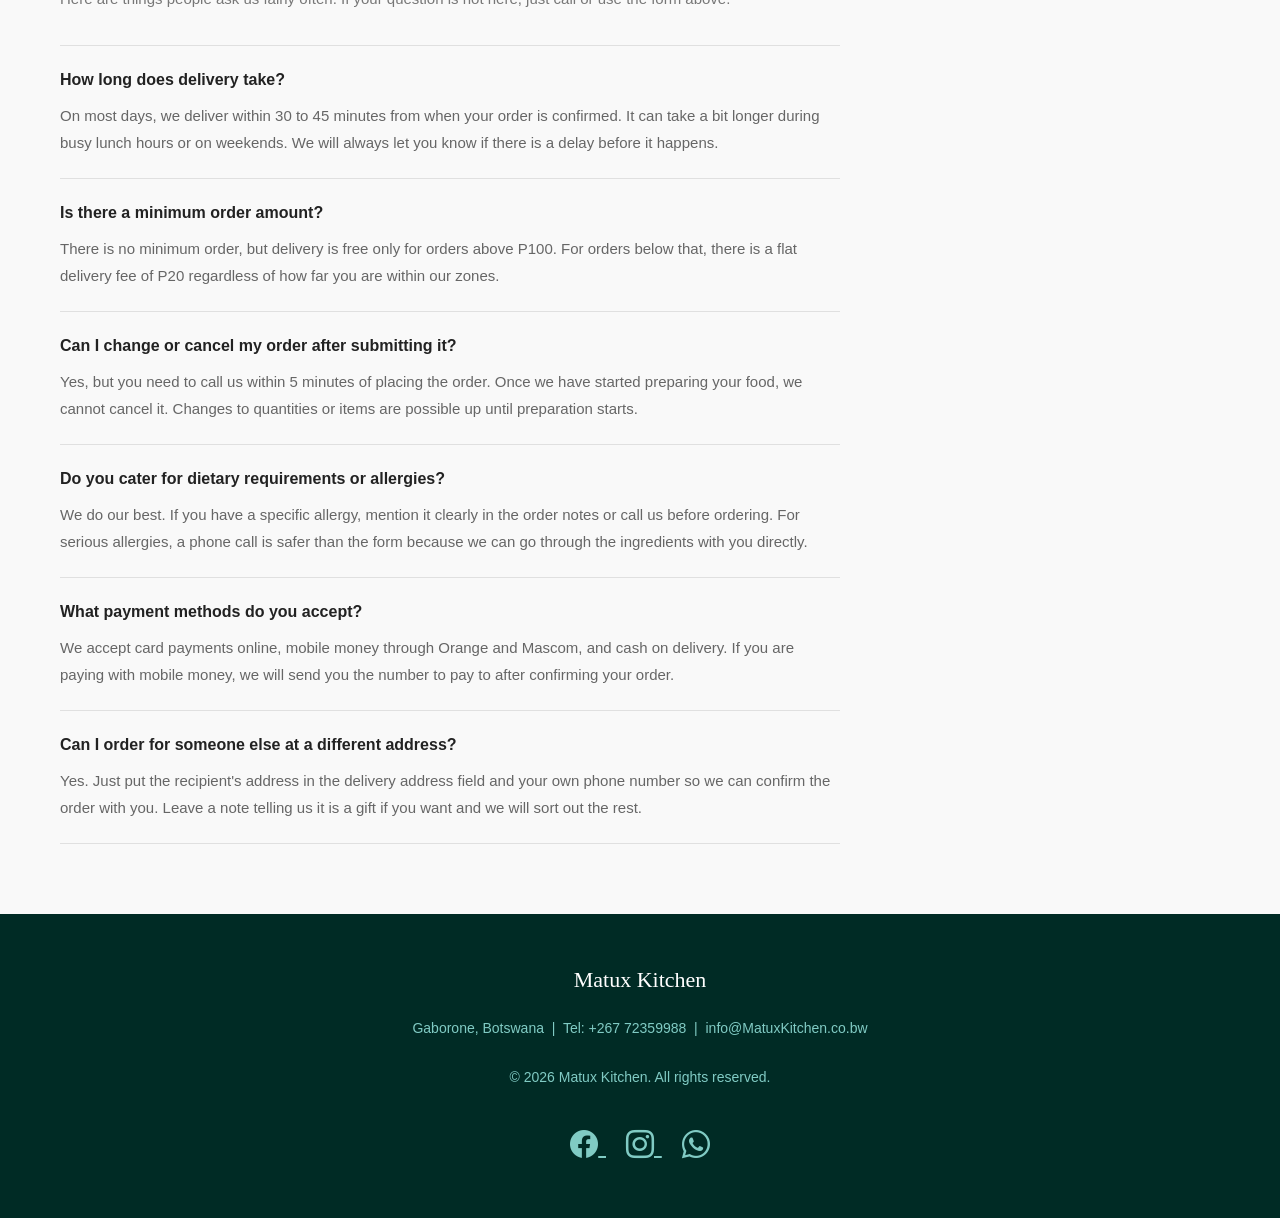
<file: feedback.html>
<!DOCTYPE html>
<html lang="en">
<head>
    <meta charset="UTF-8">
    <meta name="viewport" content="width=device-width, initial-scale=1.0">
    <title>Matux Kitchen-Feedback</title>
    <link href="https://cdn.jsdelivr.net/npm/bootstrap@5.3.3/dist/css/bootstrap.min.css" rel="stylesheet">
    <link rel="stylesheet" href="https://cdn.jsdelivr.net/npm/bootstrap-icons@1.11.3/font/bootstrap-icons.min.css">
    <link rel="stylesheet" href="style.css" />
    <style>
       body {
      font-family: 'Lato', sans-serif;
      margin: 0;
      padding: 0;
      background-color: #f5f5f5;
      color: #333;
    }

    /* ---- PAGE HEADER ---- */
    .page-header {
      background: linear-gradient(135deg, #004d40 0%, #00695c 60%, #00897b 100%);
      color: #fff;
      text-align: center;
      padding: 75px 20px 65px;
    }
    .page-header h1 {
      font-family: 'Playfair Display', serif;
      font-size: 48px;
      margin: 0 0 12px;
    }
    .page-header p {
      font-size: 17px;
      color: #b2dfdb;
      font-weight: 300;
      margin: 0;
    }

    /* ---- MAIN LAYOUT ---- */
    .page-body {
      display: flex;
      gap: 0;
      align-items: flex-start;
      flex-wrap: wrap;
    }

    /* ---- RIGHT: FORMS ---- */
    .forms-area {
      flex: 1;
      min-width: 300px;
      padding: 50px 55px;
      background-color: #fff;
    }

    /* ---- FORM STYLES ---- */
    .form-intro {
      font-size: 15px;
      color: #666;
      line-height: 1.8;
      margin-bottom: 28px;
    }

    .form-row {
      display: flex;
      gap: 20px;
      flex-wrap: wrap;
    }
    .form-group {
      display: flex;
      flex-direction: column;
      gap: 6px;
      margin-bottom: 20px;
      flex: 1;
      min-width: 200px;
    }
    .form-group.full { flex: 1 1 100%; min-width: 100%; }

    label {
      font-size: 14px;
      font-weight: 700;
      color: #333;
    }
    .label-note {
      font-weight: 400;
      color: #999;
      font-size: 12px;
      margin-left: 5px;
    }

    input[type="text"],
    input[type="email"],
    input[type="tel"],
    input[type="date"],
    input[type="time"],
    input[type="number"],
    select,
    textarea {
      padding: 11px 14px;
      font-size: 15px;
      border: 1px solid #ccc;
      font-family: 'Lato', sans-serif;
      color: #333;
      background-color: #fff;
      width: 100%;
      box-sizing: border-box;
      transition: border-color 0.2s;
    }
    input:focus,
    select:focus,
    textarea:focus {
      outline: none;
      border-color: #00897b;
    }
    input::placeholder,
    textarea::placeholder { color: #bbb; font-size: 14px; }

    .char-note { font-size: 12px; color: #aaa; text-align: right; margin-top: 4px; }

    /* ---- CHECKBOX & RADIO ---- */
    .check-group {
      display: flex;
      flex-direction: column;
      gap: 10px;
    }
    .check-item {
      display: flex;
      align-items: flex-start;
      gap: 10px;
      font-size: 14px;
      color: #555;
      cursor: pointer;
    }
    .check-item input[type="checkbox"],
    .check-item input[type="radio"] {
      width: 17px;
      height: 17px;
      margin-top: 2px;
      flex-shrink: 0;
      accent-color: #00897b;
      cursor: pointer;
    }

    /* ---- SUBMIT BUTTON ---- */
    .submit-btn {
      background-color: #00897b;
      color: #fff;
      padding: 14px 40px;
      font-size: 16px;
      font-weight: 700;
      border: none;
      cursor: pointer;
      font-family: 'Lato', sans-serif;
      transition: background-color 0.3s, transform 0.2s;
      margin-top: 10px;
    }
    .submit-btn:hover { background-color: #00695c; transform: translateY(-2px); }

    .form-required-note {
      font-size: 12px;
      color: #aaa;
      margin-bottom: 25px;
    }

    /* ---- SUCCESS MESSAGE (hidden by default) ---- */
    .success-msg {
      display: none;
      background-color: #e0f2f1;
      border-left: 4px solid #00897b;
      padding: 18px 22px;
      font-size: 15px;
      color: #004d40;
      margin-top: 20px;
      line-height: 1.7;
    }

    /* ---- SECTION DIVIDER ---- */
    .section-divider {
      border: none;
      border-top: 1px solid #eee;
      margin: 35px 0;
    }

    /* ---- FAQ SECTION ---- */
    .faq-section {
      background-color: #f9f9f9;
      padding: 70px 60px;
    }
    .faq-section .top-label {
      display: inline-block;
      color: #00897b;
      font-size: 12px;
      letter-spacing: 3px;
      text-transform: uppercase;
      font-weight: 700;
      margin-bottom: 12px;
    }
    .faq-section h2 {
      font-family: 'Playfair Display', serif;
      font-size: 34px;
      color: #222;
      margin: 0 0 8px;
    }
    .faq-section .faq-intro {
      font-size: 15px;
      color: #777;
      margin-bottom: 35px;
      font-weight: 300;
    }
    .faq-list { display: flex; flex-direction: column; gap: 0; max-width: 780px; }
    .faq-item {
      border-bottom: 1px solid #e0e0e0;
      padding: 22px 0;
    }
    .faq-item:first-child { border-top: 1px solid #e0e0e0; }
    .faq-q {
      font-size: 16px;
      font-weight: 700;
      color: #222;
      margin-bottom: 10px;
    }
    .faq-a {
      font-size: 15px;
      color: #666;
      line-height: 1.8;
      margin: 0;
    }

    /* ---- FOOTER ---- */
    footer {
      background-color: #002b25;
      color: #80cbc4;
      text-align: center;
      padding: 40px;
      font-size: 14px;
      line-height: 2.4;
    }
    .footer-logo { font-family: 'Playfair Display', serif; font-size: 22px; color: #fff; display: block; margin-bottom: 5px; }
    .footer-links { display: flex; justify-content: center; gap: 25px; flex-wrap: wrap; margin-bottom: 5px; }
    .footer-links a { color: #80cbc4; text-decoration: none; font-size: 13px; }
    .footer-links a:hover { color: #fff; }
    </style>
</head>
<body>
  <nav class="navbar navbar-expand-lg" style="background-color: #00897b; padding: 14px 30px;">
  <div class="container-fluid">

    <a class="navbar-brand" href="index.html" style="color: #fff; font-family: 'Playfair Display', serif; font-size: 24px;">
      Matux Kitchen
    </a>

    <button class="navbar-toggler" type="button"
            data-bs-toggle="collapse"
            data-bs-target="#navbarMenu"
            aria-controls="navbarMenu"
            aria-expanded="false"
            aria-label="Toggle navigation"
            style="border-color: rgba(255,255,255,0.5);">
      <span class="navbar-toggler-icon" style="filter: invert(1);"></span>
    </button>

    <div class="collapse navbar-collapse" id="navbarMenu">
      <ul class="navbar-nav ms-auto gap-2">
        <li class="nav-item"><a class="nav-link" href="index.html" style="color: #e0f2f1;">Home</a></li>
        <li class="nav-item"><a class="nav-link" href="menu.html" style="color: #e0f2f1;">Menu</a></li>
        <li class="nav-item"><a class="nav-link" href="contact.html" style="color: #e0f2f1;">Contact</a></li>
        <li class="nav-item"><a class="nav-link" href="about.html" style="color: #e0f2f1;">About</a></li>
        <li class="nav-item"><a class="nav-link" href="team.html" style="color: #e0f2f1;">Meet Our Team</a></li>
        <li class="nav-item"><a class="nav-link" href="feedback.html" style="color: #e0f2f1;">Feedback</a></li>
      </ul>
    </div>

  </div>
</nav>

  <section class="page-header">
    <h1>Feedback</h1>
    <p>Tell us how we did &mdash; we are listening</p>
  </section>

  <div class="page-body">
    <div class="forms-area">

      <div id="tab-feedback">

        <h2 style="font-family:'Playfair Display',serif; font-size:26px; color:#222; margin:0 0 14px;">Leave Us Feedback</h2>

        <p class="form-intro">
          We genuinely read every piece of feedback we get. If something was not right with your order, we want to know so we can fix it. If everything was great, that is good to hear too.
        </p>
        <p class="form-required-note">Fields marked with * are required.</p>

        <form action="#" method="post" onsubmit="showSuccess('feedback-success'); return false;">

          <div class="form-row">
            <div class="form-group">
              <label for="fb-name">Your Name *</label>
              <input type="text" id="fb-name" name="name" placeholder="First and last name" required />
            </div>
            <div class="form-group">
              <label for="fb-email">Email Address *</label>
              <input type="email" id="fb-email" name="email" placeholder="your@email.com" required />
            </div>
          </div>

          <div class="form-row">
            <div class="form-group">
              <label for="fb-phone">Phone Number <span class="label-note">(optional)</span></label>
              <input type="tel" id="fb-phone" name="phone" placeholder="+267 7X XXX XXX" />
            </div>
            <div class="form-group">
              <label for="fb-date">Date of Your Order *</label>
              <input type="date" id="fb-date" name="order_date" required />
            </div>
          </div>

          <div class="form-group full">
            <label for="fb-area">Which Area Were You Delivered To? *</label>
            <select id="fb-area" name="area" required>
              <option value="">-- Select your area --</option>
              <option value="cbd">Gaborone CBD</option>
              <option value="broadhurst">Broadhurst</option>
              <option value="tlokweng">Tlokweng</option>
              <option value="mogoditshane">Mogoditshane</option>
              <option value="phakalane">Phakalane</option>
              <option value="ext15">Extension 15</option>
              <option value="phase2">Phase 2</option>
              <option value="ledumadumane">Ledumadumane</option> 
              <option value="block8">Block 8</option>
              <option value="gnorth">Gaborone North</option>
            </select>
          </div>

          <div class="form-group full">
            <label>What Are You Leaving Feedback About? *</label>
            <div class="check-group">
              <label class="check-item">
                <input type="checkbox" name="feedback_about" value="food_quality" />
                Food quality or taste
              </label>
              <label class="check-item">
                <input type="checkbox" name="feedback_about" value="delivery_speed" />
                Delivery speed or timing
              </label>
              <label class="check-item">
                <input type="checkbox" name="feedback_about" value="packaging" />
                Packaging or presentation
              </label>
              <label class="check-item">
                <input type="checkbox" name="feedback_about" value="customer_service" />
                Customer service or communication
              </label>
              <label class="check-item">
                <input type="checkbox" name="feedback_about" value="order_accuracy" />
                Order accuracy (wrong or missing items)
              </label>
              <label class="check-item">
                <input type="checkbox" name="feedback_about" value="other" />
                Something else
              </label>
            </div>
          </div>

          <div class="form-group full">
            <label for="fb-message">Tell Us More *</label>
            <textarea id="fb-message" name="message" rows="5" placeholder="What happened? What did you enjoy or what went wrong? Be as specific as you like — it genuinely helps us." required></textarea>
          </div>

          <div class="form-group full">
            <label>Would You Order From Us Again? *</label>
            <div class="check-group">
              <label class="check-item">
                <input type="radio" name="order_again" value="yes" required />
                Yes, definitely
              </label>
              <label class="check-item">
                <input type="radio" name="order_again" value="maybe" />
                Maybe, depends on whether things improve
              </label>
              <label class="check-item">
                <input type="radio" name="order_again" value="no" />
                Probably not
              </label>
            </div>
          </div>

          <div class="form-group full">
            <label class="check-item">
              <input type="checkbox" name="newsletter" />
              Add me to the mailing list for promotions and menu updates
            </label>
          </div>

          <button type="submit" class="submit-btn"> Submit Feedback</button>

        </form>

        <div class="success-msg" id="feedback-success">
          &#10003; &nbsp; <strong>Thank you for taking the time to leave feedback.</strong> We have received it and will read through it carefully. 
        </div>

      </div>

    </div>
  </div>

  <!-- FAQ SECTION -->
  <section class="faq-section">
    <h2>Frequently Asked Questions</h2>
    <p class="faq-intro">Here are things people ask us fairly often. If your question is not here, just call or use the form above.</p>

    <div class="faq-list">

      <div class="faq-item">
        <div class="faq-q">How long does delivery take?</div>
        <p class="faq-a">On most days, we deliver within 30 to 45 minutes from when your order is confirmed. It can take a bit longer during busy lunch hours or on weekends. We will always let you know if there is a delay before it happens.</p>
      </div>

      <div class="faq-item">
        <div class="faq-q">Is there a minimum order amount?</div>
        <p class="faq-a">There is no minimum order, but delivery is free only for orders above P100. For orders below that, there is a flat delivery fee of P20 regardless of how far you are within our zones.</p>
      </div>

      <div class="faq-item">
        <div class="faq-q">Can I change or cancel my order after submitting it?</div>
        <p class="faq-a">Yes, but you need to call us within 5 minutes of placing the order. Once we have started preparing your food, we cannot cancel it. Changes to quantities or items are possible up until preparation starts.</p>
      </div>

      <div class="faq-item">
        <div class="faq-q">Do you cater for dietary requirements or allergies?</div>
        <p class="faq-a">We do our best. If you have a specific allergy, mention it clearly in the order notes or call us before ordering. For serious allergies, a phone call is safer than the form because we can go through the ingredients with you directly.</p>
      </div>

      <div class="faq-item">
        <div class="faq-q">What payment methods do you accept?</div>
        <p class="faq-a">We accept card payments online, mobile money through Orange and Mascom, and cash on delivery. If you are paying with mobile money, we will send you the number to pay to after confirming your order.</p>
      </div>

      <div class="faq-item">
        <div class="faq-q">Can I order for someone else at a different address?</div>
        <p class="faq-a">Yes. Just put the recipient's address in the delivery address field and your own phone number so we can confirm the order with you. Leave a note telling us it is a gift if you want and we will sort out the rest.</p>
      </div>
    </div>
  </section>

  <footer>
    <span class="footer-logo">Matux Kitchen</span>
    <p>Gaborone, Botswana &nbsp;|&nbsp; Tel: +267 72359988 &nbsp;|&nbsp; info@MatuxKitchen.co.bw</p>
    <p>&copy; 2026 Matux Kitchen. All rights reserved.</p>
    <section id="social-media" style="margin-top: 10px;">
      <a href="https://www.facebook.com/" target="_blank" rel="noopener noreferrer" title="Facebook" style="color: #80cbc4; font-size: 28px; margin: 0 10px;">
       <i class="bi bi-facebook"></i>
      </a>
      <a href="https://www.instagram.com/" target="_blank" rel="noopener noreferrer" title="Instagram" style="color: #80cbc4; font-size: 28px; margin: 0 10px;">
       <i class="bi bi-instagram"></i>
      </a>
      <a href="https://wa.me/26772359988" target="_blank" rel="noopener noreferrer" title="WhatsApp" style="color: #80cbc4; font-size: 28px; margin: 0 10px;">
       <i class="bi bi-whatsapp"></i>
      </a>
    </section>
  </footer>
  <script src="https://cdn.jsdelivr.net/npm/bootstrap@5.3.3/dist/js/bootstrap.bundle.min.js"></script>
  <script>
    function showSuccess(id) {
      var el = document.getElementById(id);
      el.style.display = 'block';
      el.scrollIntoView({ behavior: 'smooth', block: 'nearest' });
    }
  </script>
  </body>
  </html>
</file>
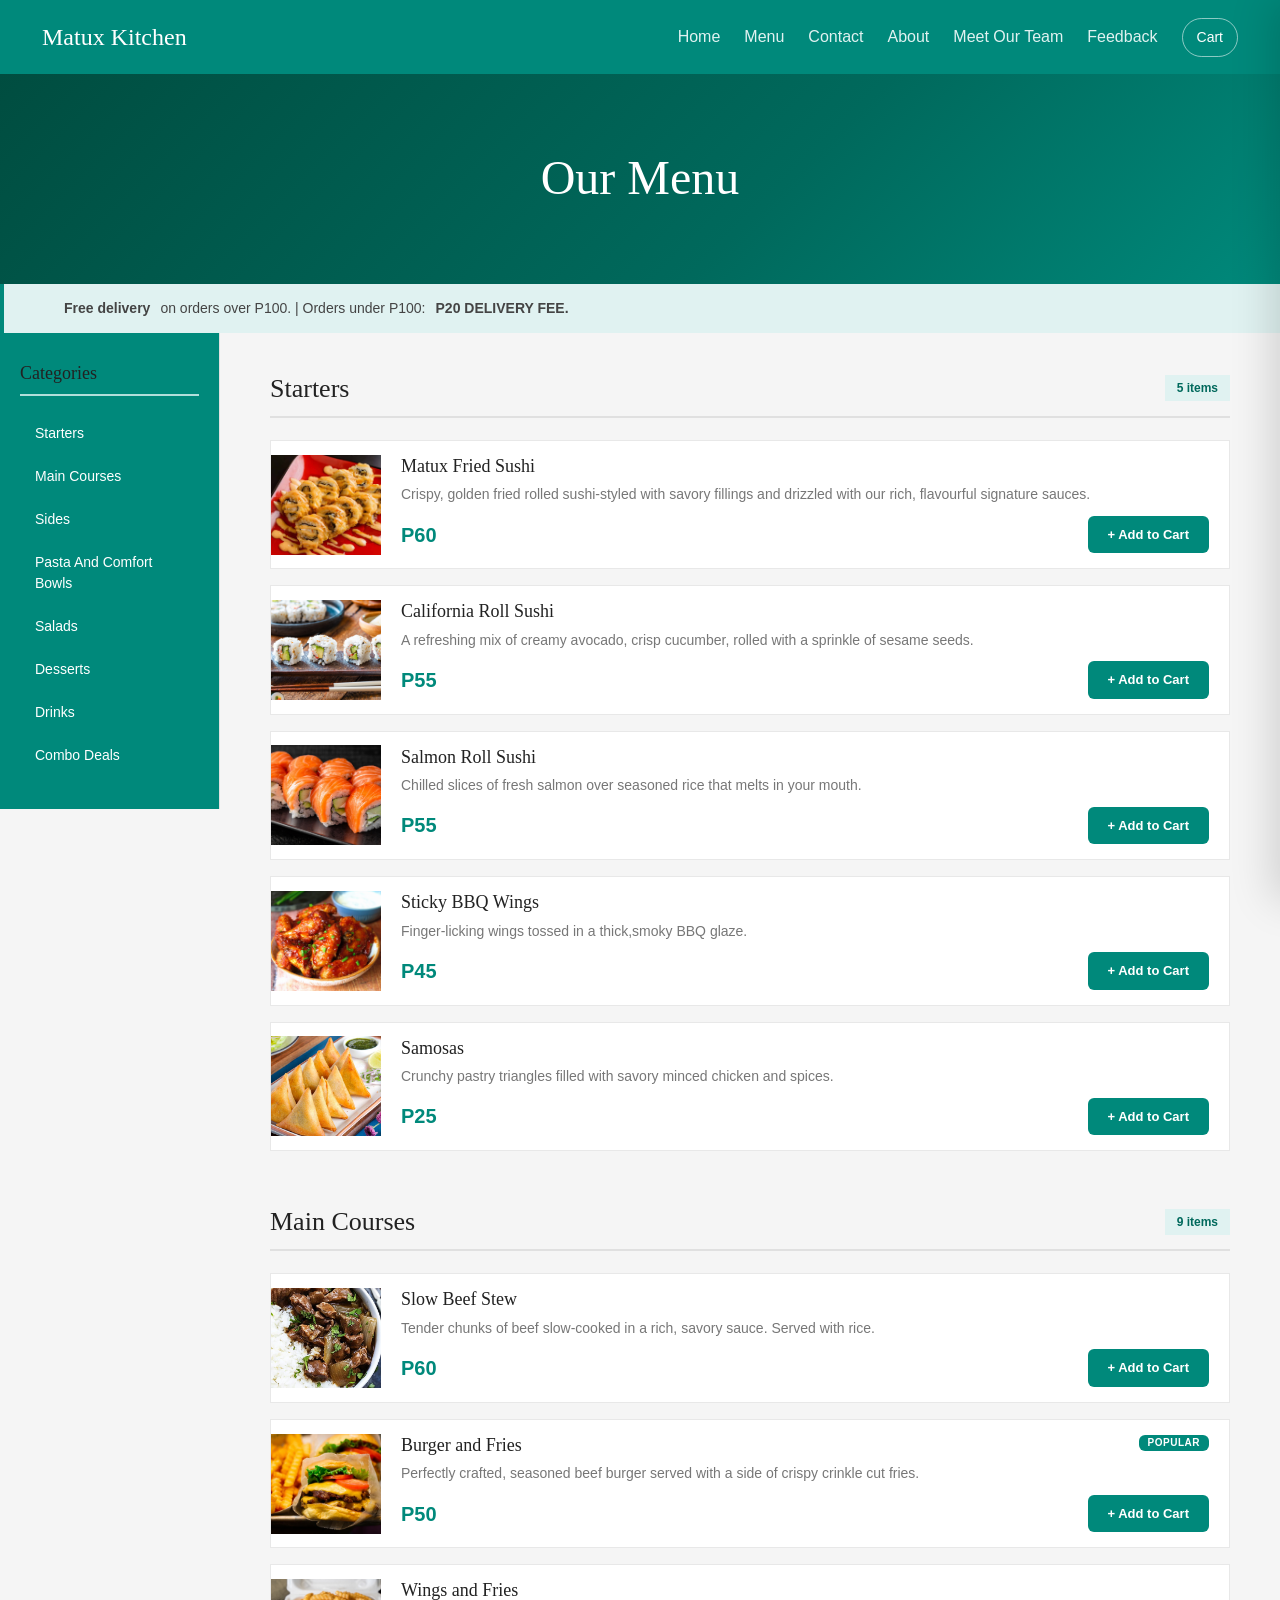
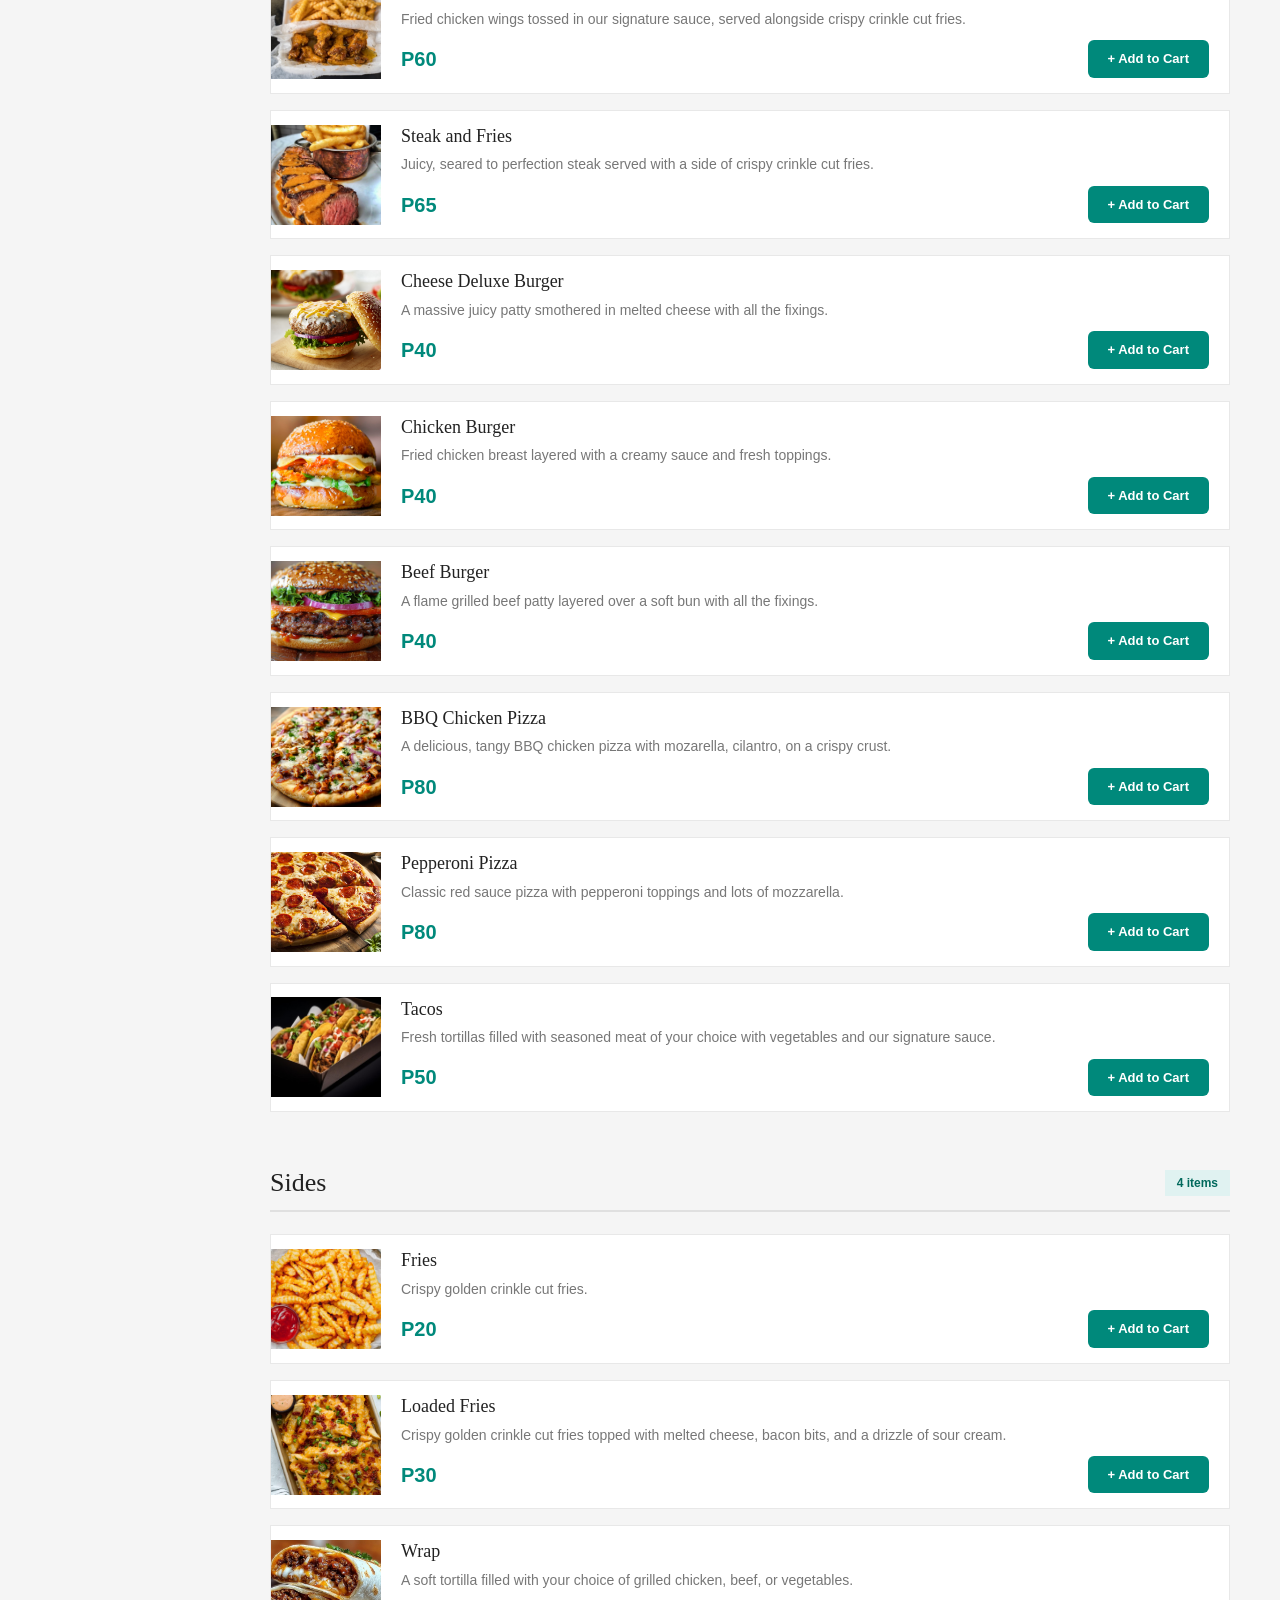
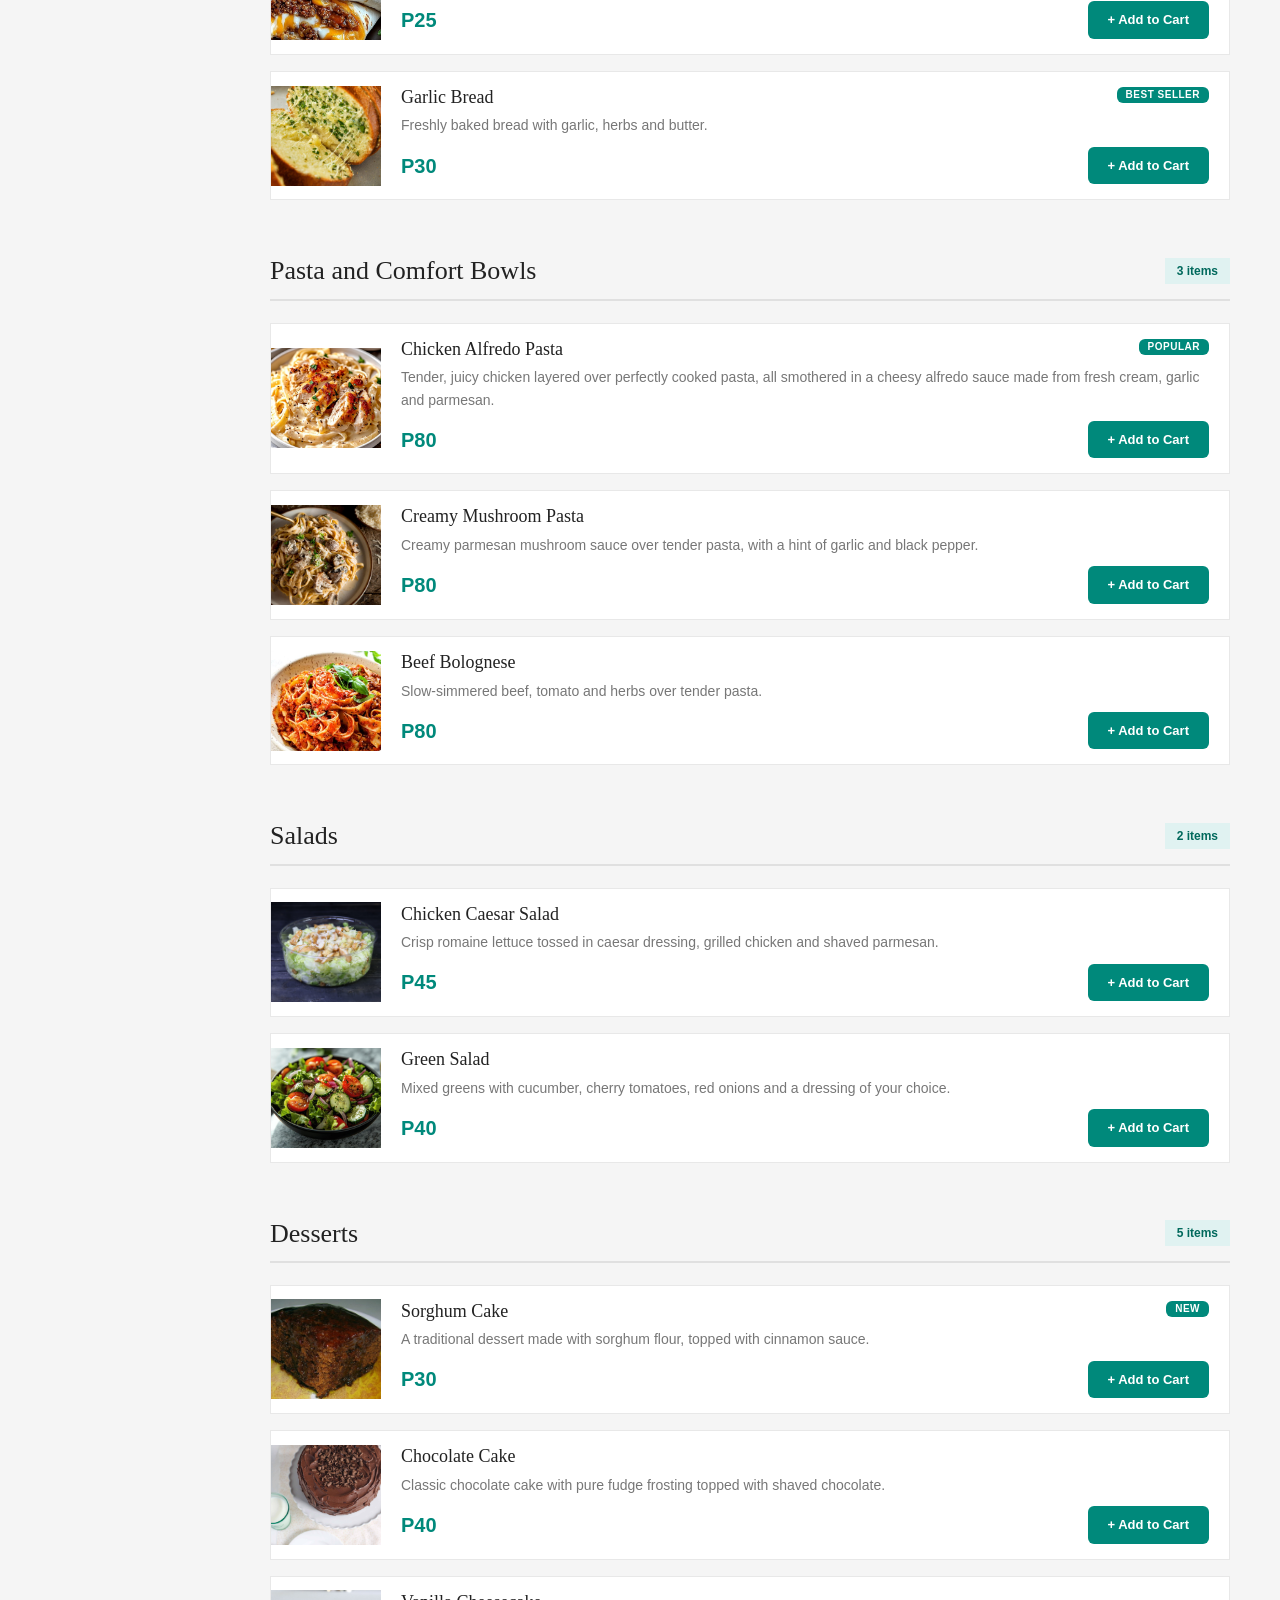
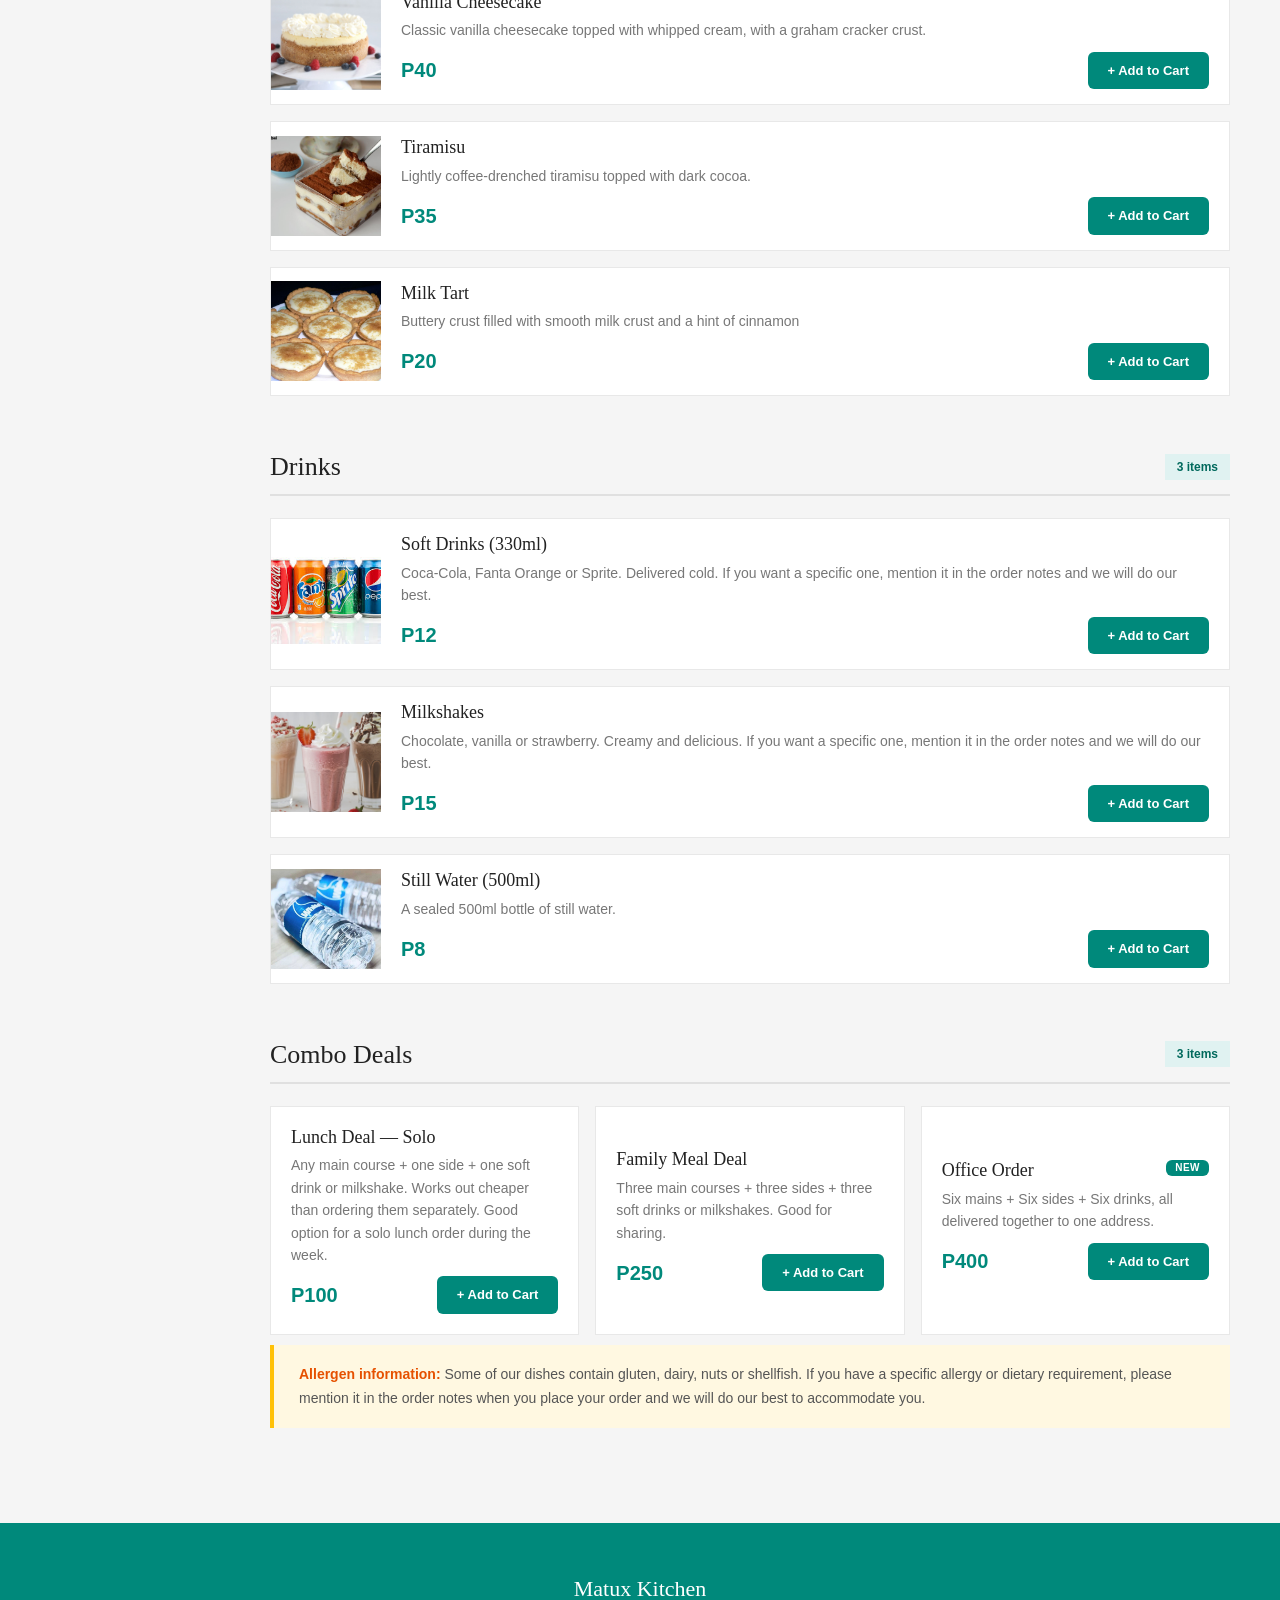
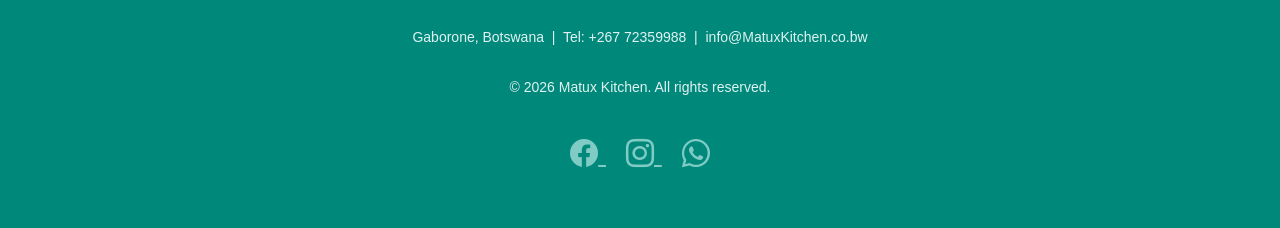
<file: menu.html>
<!DOCTYPE html>
<html lang="en">
<head>
    <meta charset="UTF-8">
    <meta name="viewport" content="width=device-width, initial-scale=1.0">
    <title>Matux Kitchen- Menu</title>
    <link href="https://cdn.jsdelivr.net/npm/bootstrap@5.3.3/dist/css/bootstrap.min.css" rel="stylesheet">
    <link rel="stylesheet" href="https://cdn.jsdelivr.net/npm/bootstrap-icons@1.11.3/font/bootstrap-icons.min.css">
    <link rel="stylesheet" href="style.css" />
    <style>
      
    </style>
</head>
 <body>
  <nav class="navbar navbar-expand-lg" style="background-color: #00897b; padding: 14px 30px;">
  <div class="container-fluid">

    <a class="navbar-brand" href="index.html" style="color: #fff; font-family: 'Playfair Display', serif; font-size: 24px;">
      Matux Kitchen
    </a>

    <button class="navbar-toggler" type="button"
            data-bs-toggle="collapse"
            data-bs-target="#navbarMenu"
            aria-controls="navbarMenu"
            aria-expanded="false"
            aria-label="Toggle navigation"
            style="border-color: rgba(255,255,255,0.5);">
      <span class="navbar-toggler-icon" style="filter: invert(1);"></span>
    </button>

    <div class="collapse navbar-collapse" id="navbarMenu">
      <ul class="navbar-nav ms-auto gap-2">
        <li class="nav-item"><a class="nav-link" href="index.html" style="color: #e0f2f1;">Home</a></li>
        <li class="nav-item"><a class="nav-link" href="menu.html" style="color: #e0f2f1;">Menu</a></li>
        <li class="nav-item"><a class="nav-link" href="contact.html" style="color: #e0f2f1;">Contact</a></li>
        <li class="nav-item"><a class="nav-link" href="about.html" style="color: #e0f2f1;">About</a></li>
        <li class="nav-item"><a class="nav-link" href="team.html" style="color: #e0f2f1;">Meet Our Team</a></li>
        <li class="nav-item"><a class="nav-link" href="feedback.html" style="color: #e0f2f1;">Feedback</a></li>
      </ul>
      <button class="cart-nav-btn ms-3" onclick="openCart()">
  Cart <span id="cart-badge">0</span>
</button>
    </div>

  </div>
</nav>

  <section class="page-header">
    <h1>Our Menu</h1>
  </section>

  <div class="delivery-notice">
    <strong>Free delivery</strong>on orders over P100. | Orders under P100:<strong>P20 DELIVERY FEE.</strong> 
  </div>

  <div class="menu-wrapper">
    <aside class="menu-sidebar">
      <h3>Categories</h3>
      <ul class="filter-list">
        <li><a href="#starters">Starters</a></li>
        <li><a href="#mains">Main Courses</a></li>
        <li><a href="#sides">Sides</a></li>
        <li><a href="#pasta">Pasta And Comfort Bowls</a></li>
        <li><a href="#salads">Salads</a></li>
        <li><a href="#desserts">Desserts</a></li>
        <li><a href="#drinks">Drinks</a></li>
        <li><a href="#combos">Combo Deals</a></li>
      </ul>
    </aside>

    <main class="menu-main">
      <section class="menu-category" id="starters">
        <div class="category-header">
          <h2>Starters</h2>
          <span class="category-count">5 items</span>
        </div>
        <div class="dish-list">

          <div class="dish-item">
            <div class="dish-img"><img src="images/matux sushi.jpg" alt="Matux Fried Sushi"></div>
            <div class="dish-details">
              <div class="dish-top">
                <h3 class="dish-name">Matux Fried Sushi</h3>
                <div class="dish-badges"><span class="badge badge-veg">Best Seller</span></div>
              </div>
              <p class="dish-desc">Crispy, golden fried rolled sushi-styled with savory fillings and drizzled with our rich, flavourful signature sauces.</p>
              <div class="dish-bottom">
                <div><span class="dish-price-tag">P60</span></div>
                 <button class="add-to-cart" onclick="addItem('sushi-fried','Famous Matux Fried Sushi',60,this)">+ Add to Cart</button>
              </div>
            </div>
          </div>

          <div class="dish-item">
            <div class="dish-img"><img src="images/california roll sushi.jpg" alt="California Roll Sushi"></div>
            <div class="dish-details">
              <div class="dish-top">
                <h3 class="dish-name">California Roll Sushi</h3>
              </div>
              <p class="dish-desc">A refreshing mix of creamy avocado, crisp cucumber, rolled with a sprinkle of sesame seeds.</p>
              <div class="dish-bottom">
                <div><span class="dish-price-tag">P55</span></div>
                <button class="add-to-cart" onclick="addItem('sushi-california','California Roll Sushi',55,this)">+ Add to Cart</button>
              </div>
            </div>
          </div>

          <div class="dish-item">
            <div class="dish-img"><img src="images/salmon roll sushi.jpg" alt="Salmon Roll Sushi"></div>
            <div class="dish-details">
              <div class="dish-top">
                <h3 class="dish-name">Salmon Roll Sushi</h3>
              </div>
              <p class="dish-desc">Chilled slices of fresh salmon over seasoned rice that melts in your mouth.</p>
              <div class="dish-bottom">
                <div><span class="dish-price-tag">P55</span></div>
                 <button class="add-to-cart" onclick="addItem('sushi-salmon','Salmon Roll Sushi',55,this)">+ Add to Cart</button>
              </div>
            </div>
          </div>

          <div class="dish-item">
            <div class="dish-img"><img src="images/sticky bbq wings.jpg" alt="Sticky BBQ Wings"></div>
            <div class="dish-details">
              <div class="dish-top">
                <h3 class="dish-name">Sticky BBQ Wings</h3>
              </div>
              <p class="dish-desc">Finger-licking wings tossed in a thick,smoky BBQ glaze.</p>
              <div class="dish-bottom">
                <div><span class="dish-price-tag">P45</span></div>
                <button class="add-to-cart" onclick="addItem('wings-bbq','Sticky BBQ Wings',45,this)">+ Add to Cart</button>
              </div>
            </div>
          </div>

           <div class="dish-item">
            <div class="dish-img"><img src="images/samosas.jpg" alt="Samosas"></div>
            <div class="dish-details">
              <div class="dish-top">
                <h3 class="dish-name">Samosas</h3>
              </div>
              <p class="dish-desc">Crunchy pastry triangles filled with savory minced chicken and spices.</p>
              <div class="dish-bottom">
                <div><span class="dish-price-tag">P25</span></div>
                <button class="add-to-cart" onclick="addItem('samosas','Samosas',25,this)">+ Add to Cart</button>
              </div>
            </div>
          </div>

        </div>
      </section>

      <section class="menu-category" id="mains">
        <div class="category-header">
          <h2>Main Courses</h2>
          <span class="category-count">9 items</span>
        </div>
        <div class="dish-list">

          <div class="dish-item">
            <div class="dish-img"><img src="images/slow beef stew.jpg" alt="Slow Beef Stew"></div>
            <div class="dish-details">
              <div class="dish-top">
                <h3 class="dish-name">Slow Beef Stew</h3>
              </div>
              <p class="dish-desc">Tender chunks of beef slow-cooked in a rich, savory sauce. Served with rice.</p>
              <div class="dish-bottom">
                <div><span class="dish-price-tag">P60</span></div>
                <button class="add-to-cart" onclick="addItem('stew-beef','Slow Beef Stew',60,this)">+ Add to Cart</button>
              </div>
            </div>
          </div>

          <div class="dish-item">
            <div class="dish-img"><img src="images/burger and fries.jpg" alt="Burger and Fries"></div>
            <div class="dish-details">
              <div class="dish-top">
                <h3 class="dish-name">Burger and Fries</h3>
                <div class="dish-badges"><span class="badge badge-best">Popular</span></div>
              </div>
              <p class="dish-desc">Perfectly crafted, seasoned beef burger served with a side of crispy crinkle cut fries.</p>
              <div class="dish-bottom">
                <div><span class="dish-price-tag">P50</span></div>
                <button class="add-to-cart" onclick="addItem('burger-fries','Burger and Fries',50,this)">+ Add to Cart</button>
              </div>
            </div>
          </div>

          <div class="dish-item">
            <div class="dish-img"><img src="images/wings and fries.jpg" alt="Wings and Fries"></div>
            <div class="dish-details">
              <div class="dish-top">
                <h3 class="dish-name">Wings and Fries</h3>
              </div>
              <p class="dish-desc">Fried chicken wings tossed in our signature sauce, served alongside crispy crinkle cut fries.</p>
              <div class="dish-bottom">
                <div><span class="dish-price-tag">P60</span></div>
                <button class="add-to-cart" onclick="addItem('wings-fries','Wings and Fries',60,this)">+ Add to Cart</button>
              </div>
            </div>
          </div>

          <div class="dish-item">
            <div class="dish-img"><img src="images/steak and fries.png" alt="Steak and Fries"></div>
            <div class="dish-details">
              <div class="dish-top">
                <h3 class="dish-name">Steak and Fries</h3>
              </div>
              <p class="dish-desc">Juicy, seared to perfection steak served with a side of crispy crinkle cut fries.</p>
              <div class="dish-bottom">
                <div><span class="dish-price-tag">P65</span></div>
                <button class="add-to-cart" onclick="addItem('steak-fries','Steak and Fries',65,this)">+ Add to Cart</button>
              </div>
            </div>
          </div>

          <div class="dish-item">
            <div class="dish-img"><img src="images/cheese deluxe burger.jpg" alt="Cheese Deluxe Burger"></div>
            <div class="dish-details">
              <div class="dish-top">
                <h3 class="dish-name">Cheese Deluxe Burger</h3>
              </div>
              <p class="dish-desc">A massive juicy patty smothered in melted cheese with all the fixings.</p>
              <div class="dish-bottom">
                <div><span class="dish-price-tag">P40</span></div>
                <button class="add-to-cart" onclick="addItem('cheese-deluxe','Cheese Deluxe Burger',40,this)">+ Add to Cart</button>
              </div>
            </div>
          </div>

          <div class="dish-item">
            <div class="dish-img"><img src="images/chicken burger.jpg" alt="Chicken Burger"></div>
            <div class="dish-details">
              <div class="dish-top">
                <h3 class="dish-name">Chicken Burger</h3>
              </div>
              <p class="dish-desc">Fried chicken breast layered with a creamy sauce and fresh toppings.</p>
              <div class="dish-bottom">
                <div><span class="dish-price-tag">P40</span></div>
                <button class="add-to-cart" onclick="addItem('chicken-burger','Chicken Burger',40,this)">+ Add to Cart</button>
              </div>
            </div>
          </div>

          <div class="dish-item">
            <div class="dish-img"><img src="images/beef burger.jpeg" alt="Beef Burger"></div>
            <div class="dish-details">
              <div class="dish-top">
                <h3 class="dish-name">Beef Burger</h3>
              </div>
              <p class="dish-desc">A flame grilled beef patty layered over a soft bun with all the fixings.</p>
              <div class="dish-bottom">
                <div><span class="dish-price-tag">P40</span></div>
                <button class="add-to-cart" onclick="addItem('beef-burger','Beef Burger',40,this)">+ Add to Cart</button>
              </div>
            </div>
          </div>

          <div class="dish-item">
            <div class="dish-img"><img src="images/bbq chicken pizza.png" alt="BBQ Chicken Pizza"></div>
            <div class="dish-details">
              <div class="dish-top">
                <h3 class="dish-name">BBQ Chicken Pizza</h3>
              </div>
              <p class="dish-desc">A delicious, tangy BBQ chicken pizza with mozarella, cilantro, on a crispy crust.</p>
              <div class="dish-bottom">
                <div><span class="dish-price-tag">P80</span></div>
                <button class="add-to-cart" onclick="addItem('bbq-chicken-pizza','BBQ Chicken Pizza',80,this)">+ Add to Cart</button>
              </div>
            </div>
          </div>

          <div class="dish-item">
            <div class="dish-img"><img src="images/pizza.jpg" alt="Pepperoni Pizza"></div>
            <div class="dish-details">
              <div class="dish-top">
                <h3 class="dish-name">Pepperoni Pizza</h3>
              </div>
              <p class="dish-desc">Classic red sauce pizza with pepperoni toppings and lots of mozzarella.</p>
              <div class="dish-bottom">
                <div><span class="dish-price-tag">P80</span></div>
                <button class="add-to-cart" onclick="addItem('pepperoni-pizza','Pepperoni Pizza',80,this)">+ Add to Cart</button>
              </div>
            </div>
          </div>

          <div class="dish-item">
            <div class="dish-img"><img src="images/tacos.jpg" alt="Tacos"></div>
            <div class="dish-details">
              <div class="dish-top">
                <h3 class="dish-name">Tacos</h3>
              </div>
              <p class="dish-desc">Fresh tortillas filled with seasoned meat of your choice with vegetables and our signature sauce.</p>
              <div class="dish-bottom">
                <div><span class="dish-price-tag">P50</span></div>
                <button class="add-to-cart" onclick="addItem('tacos','Tacos',50,this)">+ Add to Cart</button>
              </div>
            </div> 
          </div> 
        </div>
      </section>

      <section class="menu-category" id="sides">
        <div class="category-header">
          <h2>Sides</h2>
          <span class="category-count">4 items</span>
        </div>
        <div class="dish-list">

          <div class="dish-item">
            <div class="dish-img"><img src="images/fries and fries.jpg" alt="Fries"></div>
            <div class="dish-details">
              <div class="dish-top">
                <h3 class="dish-name">Fries</h3>
              </div>
              <p class="dish-desc">Crispy golden crinkle cut fries.</p>
              <div class="dish-bottom">
                <div><span class="dish-price-tag">P20</span></div>
                <button class="add-to-cart" onclick="addItem('fries','Fries',20,this)">+ Add to Cart</button>
              </div>
            </div>
          </div>

          <div class="dish-item">
            <div class="dish-img"><img src="images/loaded fries.jpg" alt="Loaded Fries"></div>
            <div class="dish-details">
              <div class="dish-top">
                <h3 class="dish-name">Loaded Fries</h3>
              </div>
              <p class="dish-desc">Crispy golden crinkle cut fries topped with melted cheese, bacon bits, and a drizzle of sour cream.</p>
              <div class="dish-bottom">
                <div><span class="dish-price-tag">P30</span></div>
                <button class="add-to-cart" onclick="addItem('loaded-fries','Loaded Fries',30,this)">+ Add to Cart</button>
              </div>
            </div>
          </div>

          <div class="dish-item">
            <div class="dish-img"><img src="images/wraps.jpg" alt="Wrap"></div>
            <div class="dish-details">
              <div class="dish-top">
                <h3 class="dish-name">Wrap</h3>
              </div>
              <p class="dish-desc">A soft tortilla filled with your choice of grilled chicken, beef, or vegetables.</p>
              <div class="dish-bottom">
                <div><span class="dish-price-tag">P25</span></div>
                <button class="add-to-cart" onclick="addItem('wrap','Wrap',25,this)">+ Add to Cart</button>
              </div>
            </div>
          </div>

          <div class="dish-item">
            <div class="dish-img"><img src="images/garlic bread.jpg" alt="Garlic Bread"></div>
            <div class="dish-details">
              <div class="dish-top">
                <h3 class="dish-name">Garlic Bread</h3>
                <div class="dish-badges"><span class="badge badge-best">Best Seller</span></div>
              </div>
              <p class="dish-desc">Freshly baked bread with garlic, herbs and butter.</p>
              <div class="dish-bottom">
                <div><span class="dish-price-tag">P30</span></div>
                <button class="add-to-cart" onclick="addItem('garlic-bread','Garlic Bread',30,this)">+ Add to Cart</button>
              </div>
            </div>
          </div>
        </div>
      </section>

      <section class="menu-category" id="pasta">
        <div class="category-header">
          <h2>Pasta and Comfort Bowls</h2>
          <span class="category-count">3 items</span>
        </div>
        <div class="dish-list">

          <div class="dish-item">
            <div class="dish-img"><img src="images/chicken alfredo pasta.jpg" alt="Chicken Alfredo Pasta"></div>
            <div class="dish-details">
              <div class="dish-top">
                <h3 class="dish-name">Chicken Alfredo Pasta</h3>
                <div class="dish-badges"><span class="badge badge-best">Popular</span></div>
              </div>
              <p class="dish-desc">Tender, juicy chicken layered over perfectly cooked pasta, all smothered in a cheesy alfredo sauce made from fresh cream, garlic and parmesan.</p>
              <div class="dish-bottom">
                <div><span class="dish-price-tag">P80</span></div>
                <button class="add-to-cart" onclick="addItem('chicken-alfredo-pasta','Chicken Alfredo Pasta',80,this)">+ Add to Cart</button>
              </div>
            </div>
          </div>

          <div class="dish-item">
            <div class="dish-img"><img src="images/Creamy Mushroom Pasta.jpg" alt="Creamy Mushroom Pasta"></div>
            <div class="dish-details">
              <div class="dish-top">
                <h3 class="dish-name">Creamy Mushroom Pasta</h3>
              </div>
              <p class="dish-desc">Creamy parmesan mushroom sauce over tender pasta, with a hint of garlic and black pepper.</p>
              <div class="dish-bottom">
                <div><span class="dish-price-tag">P80</span></div>
                <button class="add-to-cart" onclick="addItem('creamy-mushroom-pasta','Creamy Mushroom Pasta',80,this)">+ Add to Cart</button>
              </div>
            </div>
          </div>

          <div class="dish-item">
            <div class="dish-img"><img src="images/beef bolognese.jpg" alt="Beef Bolognese"></div>
            <div class="dish-details">
              <div class="dish-top">
                <h3 class="dish-name">Beef Bolognese</h3>
              </div>
              <p class="dish-desc">Slow-simmered beef, tomato and herbs over tender pasta.</p>
              <div class="dish-bottom">
                <div><span class="dish-price-tag">P80</span></div>
                <button class="add-to-cart" onclick="addItem('beef-bolognese','Beef Bolognese',80,this)">+ Add to Cart</button>
              </div>
            </div>
          </div>
        </div>
      </section>

      <section class="menu-category" id="salads">
        <div class="category-header">
          <h2>Salads</h2>
          <span class="category-count">2 items</span>
        </div>
        <div class="dish-list">

          <div class="dish-item">
            <div class="dish-img"><img src="images/chicken caesar salad.jpg" alt="Chicken Caesar Salad"></div>
            <div class="dish-details">
              <div class="dish-top">
                <h3 class="dish-name">Chicken Caesar Salad</h3>
              </div>
              <p class="dish-desc">Crisp romaine lettuce tossed in caesar dressing, grilled chicken and shaved parmesan.</p>
              <div class="dish-bottom">
                <div><span class="dish-price-tag">P45</span></div>
                <button class="add-to-cart" onclick="addItem('chicken-caesar-salad','Chicken Caesar Salad',45,this)">+ Add to Cart</button>
              </div>
            </div>
          </div>

          <div class="dish-item">
            <div class="dish-img"><img src="images/green salad.jpeg" alt="Green Salad"></div>
            <div class="dish-details">
              <div class="dish-top">
                <h3 class="dish-name">Green Salad</h3>
              </div>
              <p class="dish-desc">Mixed greens with cucumber, cherry tomatoes, red onions and a dressing of your choice.</p>
              <div class="dish-bottom">
                <div><span class="dish-price-tag">P40</span></div>
                <button class="add-to-cart" onclick="addItem('green-salad','Green Salad',40,this)">+ Add to Cart</button>
              </div>
            </div>
          </div>
        </div>
      </section>

      <section class="menu-category" id="desserts">
        <div class="category-header">
          <h2>Desserts</h2>
          <span class="category-count">5 items</span>
        </div>
        <div class="dish-list">

          <div class="dish-item">
            <div class="dish-img"><img src="images/sorghum cake.jpg" alt="Sorghum Cake"></div>
            <div class="dish-details">
              <div class="dish-top">
                <h3 class="dish-name">Sorghum Cake</h3>
                <div class="dish-badges"><span class="badge badge-best">New</span></div>
              </div>
              <p class="dish-desc">A traditional dessert made with sorghum flour, topped with cinnamon sauce.</p>
              <div class="dish-bottom">
                <div><span class="dish-price-tag">P30</span></div>
                <button class="add-to-cart" onclick="addItem('sorghum-cake','Sorghum Cake',30,this)">+ Add to Cart</button>
              </div>
            </div>
          </div>

          <div class="dish-item">
            <div class="dish-img"><img src="images/chocolate cake.jpg" alt="Chocolate Cake"></div>
            <div class="dish-details">
              <div class="dish-top">
                <h3 class="dish-name">Chocolate Cake</h3>
                <div class="dish-badges"><span class="badge badge-veg">Best Seller</span></div>
              </div>
              <p class="dish-desc">Classic chocolate cake with pure fudge frosting topped with shaved chocolate.</p>
              <div class="dish-bottom">
                <div><span class="dish-price-tag">P40</span></div>
                <button class="add-to-cart" onclick="addItem('chocolate-cake','Chocolate Cake',40,this)">+ Add to Cart</button>
              </div>
            </div>
          </div>

          <div class="dish-item">
            <div class="dish-img"><img src="images/vanilla cheesecake.jpg" alt="Vanilla Cheesecake"></div>
            <div class="dish-details">
              <div class="dish-top">
                <h3 class="dish-name">Vanilla Cheesecake</h3>
              </div>
              <p class="dish-desc">Classic vanilla cheesecake topped with whipped cream, with a graham cracker crust.</p>
              <div class="dish-bottom">
                <div><span class="dish-price-tag">P40</span></div>
                <button class="add-to-cart" onclick="addItem('vanilla-cheesecake','Vanilla Cheesecake',40,this)">+ Add to Cart</button>
              </div>
            </div>
          </div>

          <div class="dish-item">
            <div class="dish-img"><img src="images/tiramisu.jpg" alt="Tiramisu"></div>
            <div class="dish-details">
              <div class="dish-top">
                <h3 class="dish-name">Tiramisu</h3>
              </div>
              <p class="dish-desc">Lightly coffee-drenched tiramisu topped with dark cocoa.</p>
              <div class="dish-bottom">
                <div><span class="dish-price-tag">P35</span></div>
                <button class="add-to-cart" onclick="addItem('tiramisu','Tiramisu',35,this)">+ Add to Cart</button>
              </div>
            </div>
          </div>

          <div class="dish-item">
            <div class="dish-img"><img src="images/milk tart.jpg" alt="Milk Tart"></div>
            <div class="dish-details">
              <div class="dish-top">
                <h3 class="dish-name">Milk Tart</h3>
              </div>
              <p class="dish-desc">Buttery crust filled with smooth milk crust and a hint of cinnamon</p>
              <div class="dish-bottom">
                <div><span class="dish-price-tag">P20</span></div>
                <button class="add-to-cart" onclick="addItem('milk-tart','Milk Tart',20,this)">+ Add to Cart</button>
              </div>
            </div>
          </div>
        </div>
      </section>


      <section class="menu-category" id="drinks">
        <div class="category-header">
          <h2>Drinks</h2>
          <span class="category-count">3 items</span>
        </div>
        <div class="dish-list">

          <div class="dish-item">
            <div class="dish-img"><img src="images/soft drinks.jpg" alt="Soft Drinks"></div>
            <div class="dish-details">
              <div class="dish-top">
                <h3 class="dish-name">Soft Drinks (330ml)</h3>
              </div>
              <p class="dish-desc">Coca-Cola, Fanta Orange or Sprite. Delivered cold. If you want a specific one, mention it in the order notes and we will do our best.</p>
              <div class="dish-bottom">
                <div><span class="dish-price-tag">P12</span></div>
                <button class="add-to-cart" onclick="addItem('soft-drinks','Soft Drinks (330ml)',12,this)">+ Add to Cart</button>
              </div>
            </div>
          </div>

          <div class="dish-item">
            <div class="dish-img"><img src="images/vanilla, strawberry and chocolate milkshake.jpg" alt="Milkshakes"></div>
            <div class="dish-details">
              <div class="dish-top">
                <h3 class="dish-name">Milkshakes</h3>
              </div>
              <p class="dish-desc">Chocolate, vanilla or strawberry. Creamy and delicious. If you want a specific one, mention it in the order notes and we will do our best.</p>
              <div class="dish-bottom">
                <div><span class="dish-price-tag">P15</span></div>
                <button class="add-to-cart" onclick="addItem('milkshakes','Milkshakes',15,this)">+ Add to Cart</button>
              </div>
            </div>
          </div>

          <div class="dish-item">
            <div class="dish-img"><img src="images/water.jpg" alt="Still Water"></div>
            <div class="dish-details">
              <div class="dish-top">
                <h3 class="dish-name">Still Water (500ml)</h3>
              </div>
              <p class="dish-desc">A sealed 500ml bottle of still water. </p>
              <div class="dish-bottom">
                <div><span class="dish-price-tag">P8</span></div>
                <button class="add-to-cart" onclick="addItem('still-water','Still Water (500ml)',8,this)">+ Add to Cart</button>
              </div>
            </div>
          </div>
        </div>
      </section>

      <section class="menu-category" id="combos">
        <div class="category-header">
          <h2>Combo Deals</h2>
          <span class="category-count">3 items</span>
        </div>
        <div class="dish-list">

          <div class="dish-item">
            <div class="dish-details">
              <div class="dish-top">
                <h3 class="dish-name">Lunch Deal &mdash; Solo</h3>
              </div>
              <p class="dish-desc">Any main course + one side + one soft drink or milkshake. Works out cheaper than ordering them separately. Good option for a solo lunch order during the week.</p>
              <div class="dish-bottom">
                <div><span class="dish-price-tag">P100</span></div>
                <button class="add-to-cart" onclick="addItem('lunch-deal-solo','Lunch Deal - Solo',100,this)">+ Add to Cart</button>
              </div>
            </div>
          </div>

          <div class="dish-item">
            <div class="dish-details">
              <div class="dish-top">
                <h3 class="dish-name">Family Meal Deal</h3>
              </div>
              <p class="dish-desc">Three main courses + three sides + three soft drinks or milkshakes. Good for sharing.</p>
              <div class="dish-bottom">
                <div><span class="dish-price-tag">P250</span></div>
                <button class="add-to-cart" onclick="addItem('family-meal-deal','Family Meal Deal',250,this)">+ Add to Cart</button>
              </div>
            </div>
          </div>

          <div class="dish-item">
            <div class="dish-details">
              <div class="dish-top">
                <h3 class="dish-name">Office Order </h3>
                <div class="dish-badges"><span class="badge badge-new">New</span></div>
              </div>
              <p class="dish-desc">Six mains + Six sides + Six drinks, all delivered together to one address.</p>
              <div class="dish-bottom">
                <div><span class="dish-price-tag">P400</span></div>
                <button class="add-to-cart" onclick="addItem('office-order','Office Order',400,this)">+ Add to Cart</button>
              </div>
            </div>
          </div>
        </div>
        <!-- ALLERGEN NOTE -->
        <div class="allergen-note">
          <strong>Allergen information:</strong> Some of our dishes contain gluten, dairy, nuts or shellfish. If you have a specific allergy or dietary requirement, please mention it in the order notes when you place your order and we will do our best to accommodate you.
        </div>
      </section>
    </main>
  </div>
  
  <footer>
    <span class="footer-logo">Matux Kitchen</span>
    <p>Gaborone, Botswana &nbsp;|&nbsp; Tel: +267 72359988 &nbsp;|&nbsp; info@MatuxKitchen.co.bw</p>
    <p>&copy; 2026 Matux Kitchen. All rights reserved.</p>
    <section id="social-media" style="margin-top: 10px;">
      <a href="https://www.facebook.com/" target="_blank" rel="noopener noreferrer" title="Facebook" style="color: #80cbc4; font-size: 28px; margin: 0 10px;">
       <i class="bi bi-facebook"></i>
      </a>
      <a href="https://www.instagram.com/" target="_blank" rel="noopener noreferrer" title="Instagram" style="color: #80cbc4; font-size: 28px; margin: 0 10px;">
       <i class="bi bi-instagram"></i>
      </a>
      <a href="https://wa.me/26772359988" target="_blank" rel="noopener noreferrer" title="WhatsApp" style="color: #80cbc4; font-size: 28px; margin: 0 10px;">
       <i class="bi bi-whatsapp"></i>
      </a>
    </section>  
  </footer>

<div class="cart-overlay" id="cart-overlay" onclick="closeCart()"></div>

  <div class="cart-drawer" id="cart-drawer">
    <div class="drawer-head">
      <h2> Your Cart</h2>
      <button class="close-drawer" onclick="closeCart()">✕</button>
    </div>

    <div class="drawer-items" id="drawer-items">
      <!-- filled by JS -->
    </div>

    <div class="drawer-footer">
      <div class="cart-total-row">
        <span class="cart-total-label">Order Total</span>
        <span class="cart-total-price" id="drawer-total">P0</span>
      </div>
      <button class="checkout-btn" id="checkout-btn" onclick="goCheckout()">
        Proceed to Checkout →
      </button>
      <button class="clear-btn" onclick="clearCart()">Remove All Items</button>
    </div>
  </div>
  <script src="https://cdn.jsdelivr.net/npm/bootstrap@5.3.3/dist/js/bootstrap.bundle.min.js"></script>
  <script src="cart.js"></script>
  <script>

    /* ── open / close drawer ─────────────────────────────── */
    function openCart() {
      document.getElementById('cart-drawer').classList.add('open');
      document.getElementById('cart-overlay').classList.add('open');
      renderDrawer();
    }
    function closeCart() {
      document.getElementById('cart-drawer').classList.remove('open');
      document.getElementById('cart-overlay').classList.remove('open');
    }

    /* ── add item, flash button ──────────────────────────── */
    function addItem(id, name, price, btn) {
      Cart.add(id, name, price);
      btn.textContent = '✓ Added';
      btn.classList.add('added');
      setTimeout(() => {
        btn.textContent = '+ Add to Cart';
        btn.classList.remove('added');
      }, 1500);
      if (document.getElementById('cart-drawer').classList.contains('open')) {
        renderDrawer();
      }
    }

    /* ── render the drawer contents ──────────────────────── */
    function renderDrawer() {
      const items = Cart.get();
      const container = document.getElementById('drawer-items');
      const checkoutBtn = document.getElementById('checkout-btn');
      const total = document.getElementById('drawer-total');

      total.textContent = 'P' + Cart.total();

      if (!items.length) {
        container.innerHTML = `
          <div class="cart-empty">
            <span>🛒</span>
            <p>Your cart is empty.<br>Pick something from the menu!</p>
          </div>`;
        checkoutBtn.disabled = true;
        return;
      }

      checkoutBtn.disabled = false;

      container.innerHTML = items.map(item => `
        <div class="cart-item">
          <span class="ci-emoji">${emojis[item.id] || '🍽️'}</span>
          <div class="ci-info">
            <div class="ci-name">${item.name}</div>
            <div class="ci-price">P${item.price} each &nbsp;·&nbsp; P${item.price * item.qty} total</div>
          </div>
          <div class="ci-controls">
            <button class="qty-btn" onclick="changeQty('${item.id}', ${item.qty - 1})">−</button>
            <span class="qty-num">${item.qty}</span>
            <button class="qty-btn" onclick="changeQty('${item.id}', ${item.qty + 1})">+</button>
            <button class="remove-btn" onclick="removeItem('${item.id}')" title="Remove">🗑 Remove</button>
          </div>
        </div>`).join('');
    }

    function changeQty(id, qty) {
      Cart.setQty(id, qty);
      renderDrawer();
    }
    function removeItem(id) {
      Cart.remove(id);
      renderDrawer();
    }
    function clearCart() {
      if (confirm('Remove all items from your cart?')) {
        Cart.clear();
        renderDrawer();
      }
    }

    /* ── go to checkout ─────────────────────────────────── */
    function goCheckout() {
      if (!Cart.count()) return;
      window.location.href = 'contact.html';
    }

    /* ── keep drawer in sync if open ───────────────────── */
    window.addEventListener('cartUpdated', () => {
      if (document.getElementById('cart-drawer').classList.contains('open')) {
        renderDrawer();
      }
    });
    </script>
  </body>
</html>
</file>
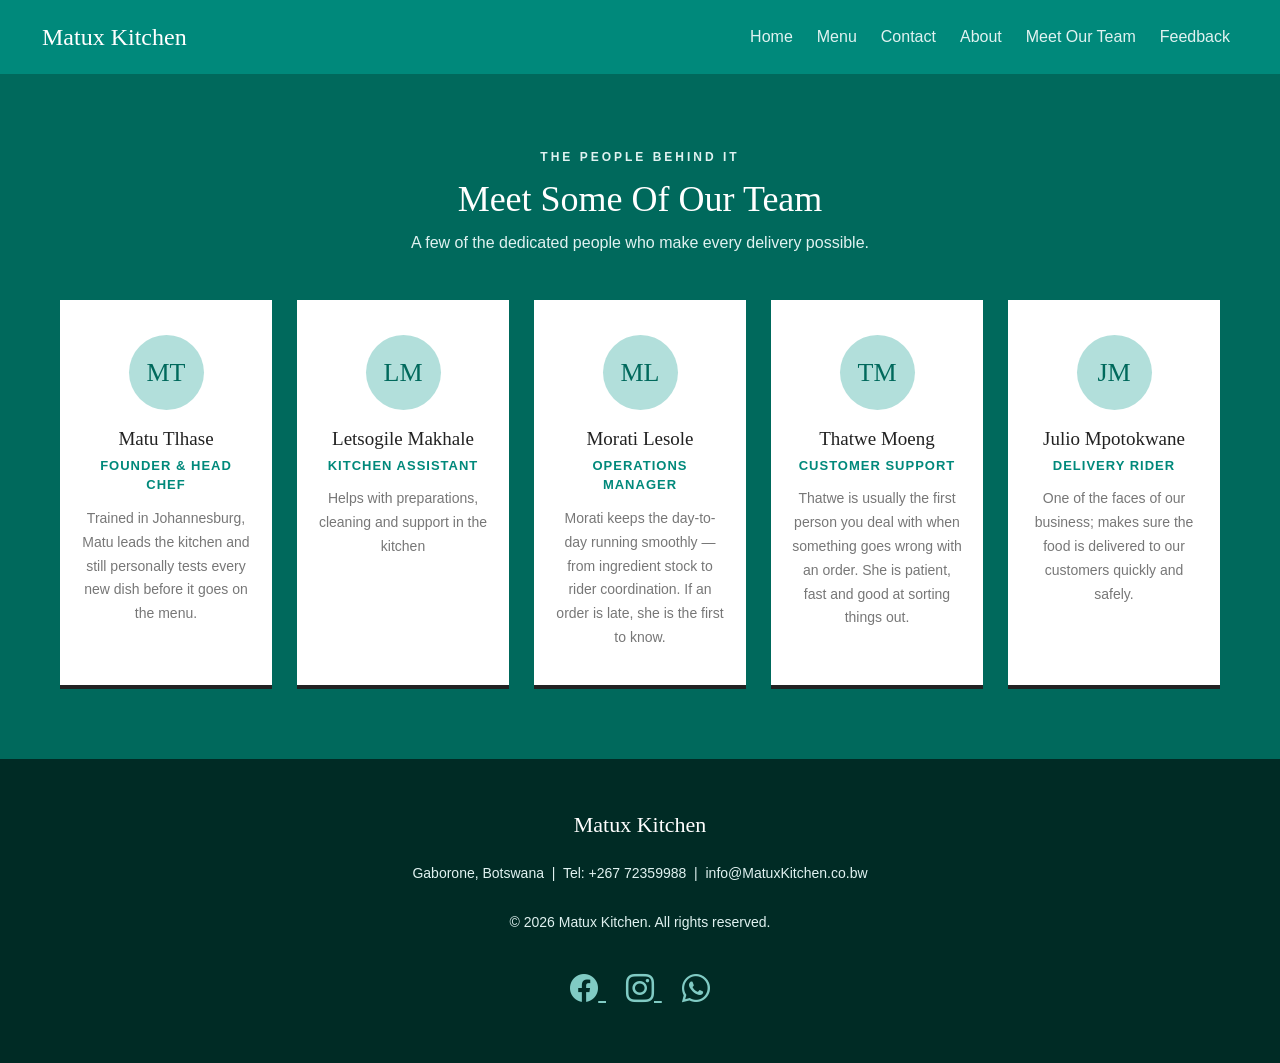
<file: team.html>
<!DOCTYPE html>
<html lang="en">
  <head>
    <meta charset="UTF-8">
    <meta name="viewport" content="width=device-width, initial-scale=1.0">
    <title>Matux Kitchen-Meet Our Team</title>
    <link href="https://cdn.jsdelivr.net/npm/bootstrap@5.3.3/dist/css/bootstrap.min.css" rel="stylesheet">
    <link rel="stylesheet" href="https://cdn.jsdelivr.net/npm/bootstrap-icons@1.11.3/font/bootstrap-icons.min.css">
    <link rel="stylesheet" href="style.css"/>
    <style>
      body {
      font-family: 'Lato', sans-serif;
      margin: 0;
      padding: 0;
      background-color: #f5f5f5;
      color: #333;
    }
    
    .team-section {
      background-color: #00695c;
      padding: 70px 60px;
      text-align: center;
    }
    .team-section .top-label {
      display: inline-block;
      color: #e0f2f1;
      font-size: 12px;
      letter-spacing: 3px;
      text-transform: uppercase;
      font-weight: 700;
      margin-bottom: 12px;
    }
    .team-section h2 {
      font-family: 'Playfair Display', serif;
      font-size: 36px;
      color: #ffffff;
      margin: 0 0 10px;
    }
    .team-section .intro {
      color: #e0f2f1;
      font-size: 16px;
      font-weight: 300;
      margin-bottom: 45px;
    }
    .team-cards { display: flex; gap: 25px; flex-wrap: wrap; justify-content: center; }
    .team-card {
      background-color: #fff;
      flex: 1;
      min-width: 200px;
      max-width: 250px;
      padding: 35px 20px;
      text-align: center;
      border-bottom: 4px solid #222;
      transition: transform 0.3s;
    }
    .team-card:hover { transform: translateY(-5px); }
    .team-avatar {
      width: 75px;
      height: 75px;
      border-radius: 50%;
      background-color: #b2dfdb;
      display: flex;
      align-items: center;
      justify-content: center;
      font-family: 'Playfair Display', serif;
      font-size: 26px;
      color: #00695c;
      margin: 0 auto 18px;
    }
    .team-card h3 {
      font-family: 'Playfair Display', serif;
      font-size: 19px;
      color: #222;
      margin: 0 0 5px;
    }
    .team-role {
      font-size: 13px;
      color: #00897b;
      font-weight: 700;
      text-transform: uppercase;
      letter-spacing: 1px;
      margin-bottom: 12px;
    }
    .team-card p {
      font-size: 14px;
      color: #777;
      line-height: 1.7;
      margin: 0;
    }
     footer {
      background-color: #002b25;
      color: #e0f2f1;
      text-align: center;
      padding: 40px;
      font-size: 14px;
      line-height: 2.4;
    }
    .footer-logo { font-family: 'Playfair Display', serif; font-size: 22px; color: #fff; display: block; margin-bottom: 5px; }
    .footer-links { display: flex; justify-content: center; gap: 25px; flex-wrap: wrap; margin-bottom: 10px; }
    .footer-links a { color: #e0f2f1; text-decoration: none; font-size: 13px; }
    .footer-links a:hover { color: #fff; }
    </style>
  </head>
  <body>
    <nav class="navbar navbar-expand-lg" style="background-color: #00897b; padding: 14px 30px;">
      <div class="container-fluid">

    
        <a class="navbar-brand" href="index.html" style="color: #fff; font-family: 'Playfair Display', serif; font-size: 24px;">
         Matux Kitchen
        </a>

        <button class="navbar-toggler" type="button"
            data-bs-toggle="collapse"
            data-bs-target="#navbarMenu"
            aria-controls="navbarMenu"
            aria-expanded="false"
            aria-label="Toggle navigation"
            style="border-color: rgba(255,255,255,0.5);">
          <span class="navbar-toggler-icon" style="filter: invert(1);"></span>
        </button>

        <div class="collapse navbar-collapse" id="navbarMenu">
          <ul class="navbar-nav ms-auto gap-2">
           <li class="nav-item"><a class="nav-link" href="index.html" style="color: #e0f2f1;">Home</a></li>
           <li class="nav-item"><a class="nav-link" href="menu.html" style="color: #e0f2f1;">Menu</a></li>
           <li class="nav-item"><a class="nav-link" href="contact.html" style="color: #e0f2f1;">Contact</a></li>
           <li class="nav-item"><a class="nav-link" href="about.html" style="color: #e0f2f1;">About</a></li>
           <li class="nav-item"><a class="nav-link" href="team.html" style="color: #e0f2f1;">Meet Our Team</a></li>
           <li class="nav-item"><a class="nav-link" href="feedback.html" style="color: #e0f2f1;">Feedback</a></li>
          </ul>
        </div>
      </div>
    </nav>
    
    <section class="team-section">
      <span class="top-label">The People Behind It</span>
      <h2>Meet Some Of Our Team</h2>
      <p class="intro">A few of the dedicated people who make every delivery possible.</p>
      <div class="team-cards">

        <div class="team-card">
         <div class="team-avatar">MT</div>
         <h3>Matu Tlhase</h3>
         <div class="team-role">Founder &amp; Head Chef</div>
         <p>Trained in Johannesburg, Matu leads the kitchen and still personally tests every new dish before it goes on the menu.</p>
        </div>

        <div class="team-card">
         <div class="team-avatar">LM</div>
         <h3>Letsogile Makhale</h3>
         <div class="team-role">Kitchen Assistant</div>
         <p>Helps with preparations, cleaning and support in the kitchen</p>
        </div>

        <div class="team-card">
         <div class="team-avatar">ML</div>
         <h3>Morati Lesole</h3>
         <div class="team-role">Operations Manager</div>
         <p>Morati keeps the day-to-day running smoothly — from ingredient stock to rider coordination. If an order is late, she is the first to know.</p>
        </div>

        <div class="team-card">
         <div class="team-avatar">TM</div>
         <h3>Thatwe Moeng</h3>
         <div class="team-role">Customer Support</div>
         <p>Thatwe is usually the first person you deal with when something goes wrong with an order. She is patient, fast and good at sorting things out.</p>
        </div>

        <div class="team-card">
         <div class="team-avatar">JM</div>
         <h3>Julio Mpotokwane</h3>
         <div class="team-role">Delivery Rider</div>
         <p>One of the faces of our business; makes sure the food is delivered to our customers quickly and safely.</p>
        </div>
      </div>
    </section>

    <footer>
     <span class="footer-logo">Matux Kitchen</span>
     <p>Gaborone, Botswana &nbsp;|&nbsp; Tel: +267 72359988 &nbsp;|&nbsp; info@MatuxKitchen.co.bw</p>
     <p>&copy; 2026 Matux Kitchen. All rights reserved.</p>
      <section id="social-media" style="margin-top: 10px;">
        <a href="https://www.facebook.com/" target="_blank" rel="noopener noreferrer" title="Facebook" style="color: #80cbc4; font-size: 28px; margin: 0 10px;">
         <i class="bi bi-facebook"></i>
        </a>
        <a href="https://www.instagram.com/" target="_blank" rel="noopener noreferrer" title="Instagram" style="color: #80cbc4; font-size: 28px; margin: 0 10px;">
         <i class="bi bi-instagram"></i>
        </a>
        <a href="https://wa.me/26772359988" target="_blank" rel="noopener noreferrer" title="WhatsApp" style="color: #80cbc4; font-size: 28px; margin: 0 10px;">
         <i class="bi bi-whatsapp"></i>
         </a>
      </section>
    </footer>
    <script src="https://cdn.jsdelivr.net/npm/bootstrap@5.3.3/dist/js/bootstrap.bundle.min.js"></script>
  </body>
</html>
</file>
<file: style.css>
:root {
      --teal: #00897b;
      --teal-mid:   #26a69a;
      --teal-dark: #00695c;
      --teal-light: #b2dfdb;
      --ink: #222;
      --ink-soft: #777;
      --cream: #f9f6f0;
      --gold: #fdd835;
      --teal-pale: #e0f2f1;
    }

    body {
      font-family: 'Lato', sans-serif;
      margin: 0;
      padding: 0;
      background-color: #f5f5f5;
      color: #333;
    }  
    /* ---- ANNOUNCEMENT BANNER ---- */
    .top-banner {
      background-color: #004d40;
      color: #b2dfdb;
      text-align: center;
      padding: 10px;
      font-size: 14px;
      letter-spacing: 0.5px;
    }
    .top-banner span { color: #fff; font-weight: 700; }

    /* ---- HERO ---- */
    .hero {
      background: linear-gradient(135deg, #004d40 0%, #00695c 50%, #00897b 100%);
      color: #fff;
      padding: 90px 60px;
      display: flex;
      align-items: center;
      justify-content: space-between;
      gap: 40px;
      flex-wrap: wrap;
    }
    .hero-text { flex: 1; min-width: 280px; max-width: 580px; }
    .hero-tag {
      display: inline-block;
      background-color: rgba(255,255,255,0.15);
      color: #b2dfdb;
      font-size: 12px;
      letter-spacing: 3px;
      text-transform: uppercase;
      padding: 6px 18px;
      border-radius: 30px;
      margin-bottom: 22px;
    }
    .hero h1 {
      font-family: 'Playfair Display', serif;
      font-size: 54px;
      line-height: 1.2;
      margin: 0 0 18px;
    }
    .hero h1 span { color: #80cbc4; }
    .hero p {
      font-size: 18px;
      color: #b2dfdb;
      margin: 0 0 35px;
      font-weight: 300;
      line-height: 1.8;
    }
    .hero-buttons { display: flex; gap: 15px; flex-wrap: wrap; }
    .btn-primary {
      background-color: #fff;
      color: #00695c;
      padding: 15px 35px;
      font-size: 16px;
      font-weight: 700;
      text-decoration: none;
      border-radius: 4px;
      display: inline-block;
      transition: background-color 0.3s, transform 0.2s;
    }
    .btn-primary:hover { background-color: #e0f2f1; transform: translateY(-2px); }

    /* ---- HOW IT WORKS ---- */
    .steps-section {
      background-color: #fff;
      padding: 70px 60px;
      text-align: center;
    }
    .section-tag { display: inline-block; color: #00897b; font-size: 12px; letter-spacing: 3px; text-transform: uppercase; font-weight: 700; margin-bottom: 12px; }
    .steps-section h2 { font-family: 'Playfair Display', serif; font-size: 38px; color: #222; margin: 0 0 10px; }
    .steps-section p.sub { color: #777; font-weight: 300; margin-bottom: 50px; }
    .steps { display: flex; gap: 0; flex-wrap: wrap; justify-content: center; }
    .step {
      flex: 1;
      min-width: 180px;
      max-width: 230px;
      padding: 30px 20px;
      position: relative;
    }
    .step-number {
      width: 60px;
      height: 60px;
      background-color: #e0f2f1;
      color: #00695c;
      font-family: 'Playfair Display', serif;
      font-size: 26px;
      border-radius: 50%;
      display: flex;
      align-items: center;
      justify-content: center;
      margin: 0 auto 18px;
    }
    .step h3 { font-size: 18px; color: #222; margin-bottom: 10px; }
    .step p { font-size: 14px; color: #777; line-height: 1.7; margin: 0; }
    .step-arrow {
      position: absolute;
      top: 50px;
      right: -15px;
      font-size: 22px;
      color: #b2dfdb;
    }
    .step:last-child .step-arrow { display: none; }

      /* ---- STATS BAR ---- */
    .stats-bar {
      background-color: #00695c;
      display: flex;
      justify-content: center;
      flex-wrap: wrap;
    }
    .stat-item { text-align: center; padding: 30px 50px; border-right: 1px solid rgba(255,255,255,0.15); }
    .stat-item:last-child { border-right: none; }
    .stat-number { font-family: 'Playfair Display', serif; font-size: 36px; color: #fff; display: block; }
    .stat-label { font-size: 13px; color: #80cbc4; text-transform: uppercase; letter-spacing: 1px; margin-top: 4px; display: block; }

    /* ---- FEATURED DISHES ---- */
    .section { padding: 70px 60px; }
    .grey-bg { background-color: #f0f0f0; }
    .section-header { text-align: center; margin-bottom: 50px; }
    .section-header h2 { font-family: 'Playfair Display', serif; font-size: 38px; color: #222; margin: 0 0 10px; }
    .section-header p { color: #777; font-size: 16px; font-weight: 300; margin: 0; }
    .dishes { display: flex; gap: 25px; flex-wrap: wrap; justify-content: center; }
    .dish-card {
      background-color: #fff;
      flex: 1;
      min-width: 200px;
      max-width: 260px;
      border: 1px solid #e8e8e8;
      transition: transform 0.3s, box-shadow 0.3s;
      overflow: hidden;
    }
    .dish-card:hover { transform: translateY(-5px); box-shadow: 0 10px 25px rgba(0,137,123,0.12); }
    .dish-img-placeholder {
      width: 100%;
      height: 160px;
      background-color: #b2dfdb;
      display: flex;
      align-items: center;
      justify-content: center;
      font-size: 52px;
    }
    .dish-img {
      width: 100%;
      height: 160px;
      object-fit: cover;
      display: block;
    }
    .dish-badge {
      background-color: #00897b;
      color: #fff;
      font-size: 11px;
      font-weight: 700;
      padding: 3px 10px;
      display: inline-block;
      margin: 12px 15px 0;
      letter-spacing: 1px;
      text-transform: uppercase;
    }
    .dish-info { padding: 10px 15px 18px; }
    .dish-info h3 { font-family: 'Playfair Display', serif; font-size: 19px; color: #222; margin: 0 0 5px; }
    .dish-info p { color: #888; font-size: 13px; line-height: 1.6; margin: 0 0 12px; }
    .dish-footer { display: flex; justify-content: space-between; align-items: center; }
    .dish-price { font-size: 20px; font-weight: 700; color: #00897b; }
    .add-btn {
      background-color: #00897b;
      color: #fff;
      border: none;
      padding: 8px 16px;
      font-size: 13px;
      font-weight: 700;
      cursor: pointer;
      font-family: 'Lato', sans-serif;
      transition: background-color 0.3s;
    }
    .add-btn:hover { background-color: #00695c; }
    .menu-btn-wrap { text-align: center; margin-top: 40px; }
    .btn-teal {
      background-color: #00897b;
      color: #fff;
      padding: 15px 40px;
      font-size: 16px;
      font-weight: 700;
      text-decoration: none;
      border-radius: 4px;
      display: inline-block;
      transition: background-color 0.3s, transform 0.2s;
    }
    .btn-teal:hover { background-color: #00695c; transform: translateY(-2px); }

    /* ---- DELIVERY FEATURES ---- */
    .features-section { background-color: #fff; padding: 70px 60px; }
    .features-section .section-header { margin-bottom: 50px; }
    .features { display: flex; gap: 25px; flex-wrap: wrap; justify-content: center; }
    .feature-card {
      flex: 1;
      min-width: 200px;
      max-width: 260px;
      padding: 35px 25px;
      text-align: center;
      background-color: #f9f9f9;
      border-top: 4px solid #00897b;
      transition: transform 0.3s, box-shadow 0.3s;
    }
    .feature-card:hover { transform: translateY(-5px); box-shadow: 0 10px 25px rgba(0,137,123,0.1); }
    .feature-card h3 { font-family: 'Playfair Display', serif; font-size: 20px; color: #00695c; margin-bottom: 10px; }
    .feature-card p { color: #666; font-size: 14px; line-height: 1.7; margin: 0; }

   
    /* ---- FOOTER ---- */
    footer {
      background-color: #002b25;
      color: #80cbc4;
      text-align: center;
      padding: 40px;
      font-size: 14px;
      line-height: 2.4;
    }
    .footer-logo { font-family: 'Playfair Display', serif; font-size: 22px; color: #fff; display: block; margin-bottom: 5px; }
    .footer-links { display: flex; justify-content: center; gap: 25px; flex-wrap: wrap; margin-bottom: 10px; }
    .footer-links a { color: #80cbc4; text-decoration: none; font-size: 13px; }
    .footer-links a:hover { color: #fff; }

    body {
      font-family: 'Lato', sans-serif;
      margin: 0;
      padding: 0;
      background-color: #f5f5f5;
      color: #333;
    }

    .logo { color: #fff; font-family: 'Playfair Display', serif; font-size: 26px; letter-spacing: 1px; }

    /* ---- PAGE HEADER ---- */
    .page-header {
      background: linear-gradient(135deg, #004d40 0%, #00695c 60%, #00897b 100%);
      color: #fff;
      text-align: center;
      padding: 75px 20px 65px;
    }
    .page-header h1 {
      font-family: 'Playfair Display', serif;
      font-size: 48px;
      margin: 0 0 12px;
    }
    .page-header p {
      font-size: 18px;
      color: #b2dfdb;
      font-weight: 300;
      margin: 0;
    }

    /* ---- SECTION BASE ---- */
    .section { padding: 70px 60px; }
    .grey-bg { background-color: #f0f0f0; }
    .white-bg { background-color: #fff; }

    /* ---- OUR STORY ---- */
    .story-section {
      background-color: #fff;
      padding: 70px 60px;
      display: flex;
      gap: 60px;
      align-items: flex-start;
      flex-wrap: wrap;
    }
    .story-text { flex: 1; min-width: 280px; }
    .story-text .section-tag {
      display: inline-block;
      color: #00897b;
      font-size: 12px;
      letter-spacing: 3px;
      text-transform: uppercase;
      font-weight: 700;
      margin-bottom: 12px;
    }
    .story-text h2 {
      font-family: 'Playfair Display', serif;
      font-size: 36px;
      color: #222;
      margin: 0 0 20px;
      line-height: 1.3;
    }
    .story-text p {
      font-size: 16px;
      color: #555;
      line-height: 1.9;
      margin-bottom: 18px;
    }
    .story-side {
      flex: 0 0 300px;
      display: flex;
      flex-direction: column;
      gap: 20px;
    }
    .story-fact {
      background-color: #e0f2f1;
      border-left: 4px solid #00897b;
      padding: 20px 22px;
    }
    .story-fact h4 {
      font-family: 'Playfair Display', serif;
      font-size: 28px;
      color: #00695c;
      margin: 0 0 5px;
    }
    .story-fact p {
      font-size: 14px;
      color: #555;
      margin: 0;
      line-height: 1.5;
    }

    /* ---- HOW WE STARTED ---- */
    .timeline-section {
      background-color: #fff;
      padding: 70px 60px;
    }
    .timeline-section .top-label {
      display: inline-block;
      color: #00897b;
      font-size: 12px;
      letter-spacing: 3px;
      text-transform: uppercase;
      font-weight: 700;
      margin-bottom: 12px;
    }
    .timeline-section h2 {
      font-family: 'Playfair Display', serif;
      font-size: 36px;
      color: #222;
      margin: 0 0 40px;
    }
    .timeline { display: flex; flex-direction: column; gap: 0; max-width: 700px; }
    .timeline-item {
      display: flex;
      gap: 30px;
      padding-bottom: 35px;
      position: relative;
    }
    .timeline-item:last-child { padding-bottom: 0; }
    .timeline-left {
      display: flex;
      flex-direction: column;
      align-items: center;
      gap: 0;
    }
    .timeline-year {
      background-color: #00897b;
      color: #fff;
      font-weight: 700;
      font-size: 14px;
      padding: 8px 14px;
      white-space: nowrap;
    }
    .timeline-line {
      width: 2px;
      flex: 1;
      background-color: #b2dfdb;
      min-height: 40px;
    }
    .timeline-item:last-child .timeline-line { display: none; }
    .timeline-content { padding-top: 5px; }
    .timeline-content h4 {
      font-family: 'Playfair Display', serif;
      font-size: 20px;
      color: #222;
      margin: 0 0 8px;
    }
    .timeline-content p {
      font-size: 15px;
      color: #666;
      line-height: 1.8;
      margin: 0;
    }

     /* ---- MISSION & VISION ---- */
    .mv-section {
      background-color: #f0f0f0;
      padding: 70px 60px;
    }
    .mv-section .top-label {
      display: inline-block;
      color: #00897b;
      font-size: 12px;
      letter-spacing: 3px;
      text-transform: uppercase;
      font-weight: 700;
      margin-bottom: 12px;
    }
    .mv-section h2 {
      font-family: 'Playfair Display', serif;
      font-size: 36px;
      color: #222;
      margin: 0 0 40px;
    }
    .mv-cards { display: flex; gap: 25px; flex-wrap: wrap; }
    .mv-card {
      flex: 1;
      min-width: 240px;
      background-color: #fff;
      padding: 35px 30px;
      border-top: 4px solid #00897b;
    }
    .mv-icon { font-size: 36px; margin-bottom: 15px; display: block; }
    .mv-card h3 {
      font-family: 'Playfair Display', serif;
      font-size: 22px;
      color: #00695c;
      margin: 0 0 12px;
    }
    .mv-card p {
      font-size: 15px;
      color: #555;
      line-height: 1.8;
      margin: 0;
    }

    /* ---- FOOTER ---- */
    footer {
      background-color: #002b25;
      color: #80cbc4;
      text-align: center;
      padding: 40px;
      font-size: 14px;
      line-height: 2.4;
    }
    .footer-logo { font-family: 'Playfair Display', serif; font-size: 22px; color: #fff; display: block; margin-bottom: 5px; }
    .footer-links { display: flex; justify-content: center; gap: 25px; flex-wrap: wrap; margin-bottom: 5px; }
    .footer-links a { color: #80cbc4; text-decoration: none; font-size: 13px; }
    .footer-links a:hover { color: #fff; }

    body {
      font-family: 'Lato', sans-serif;
      margin: 0;
      padding: 0;
      background-color: #f5f5f5;
      color: #333;
    }

    /* ---- NAV ---- */
    nav {
      background-color: #00897b;
      padding: 18px 40px;
      display: flex;
      justify-content: space-between;
      align-items: center;
      position: sticky;
      top: 0;
      z-index: 100;
    }
    .logo { color: #fff; font-family: 'Playfair Display', serif; font-size: 26px; letter-spacing: 1px; }
    nav ul li a { color: #e0f2f1; text-decoration: none; font-size: 15px; }
    nav ul li a:hover { color: #fff; border-bottom: 2px solid #fff; padding-bottom: 2px; }
    .cart-nav-btn {
      background: transparent;
      border: 1px solid rgba(255,255,255,0.55);
      color: #fff;
      padding: 8px 14px;
      border-radius: 30px;
      font-size: 14px;
      cursor: pointer;
      display: inline-flex;
      align-items: center;
      gap: 8px;
      transition: background 0.25s, border-color 0.25s;
    }
    .cart-nav-btn:hover {
      background: rgba(255,255,255,0.12);
      border-color: #fff;
    }
    #cart-badge {
      min-width: 22px;
      height: 22px;
      border-radius: 999px;
      background: #ffeb3b;
      color: #004d40;
      display: inline-flex;
      align-items: center;
      justify-content: center;
      font-size: 12px;
      font-weight: 700;
      padding: 0 6px;
      display: none;
    }

    /* ---- PAGE HEADER ---- */
    .page-header {
      background: linear-gradient(135deg, #004d40 0%, #00695c 60%, #00897b 100%);
      color: #fff;
      text-align: center;
      padding: 75px 20px 65px;
    }
    .page-header h1 {
      font-family: 'Playfair Display', serif;
      font-size: 48px;
      margin: 0 0 12px;
    }
    .page-header p {
      font-size: 17px;
      color: #b2dfdb;
      font-weight: 300;
      margin: 0;
    }

    /* ---- DELIVERY NOTICE ---- */
    .delivery-notice {
      background-color: #e0f2f1;
      border-left: 4px solid #00897b;
      padding: 14px 60px;
      font-size: 14px;
      color: #444;
      display: flex;
      align-items: center;
      gap: 10px;
      flex-wrap: wrap;
    }
    .delivery-notice span { font-weight: 700; color: #00695c; }

    /* ---- MENU LAYOUT ---- */
    .menu-wrapper {
      display: flex;
      gap: 0;
      align-items: flex-start;
    }

    /* ---- SIDEBAR FILTER ---- */
    .menu-sidebar {
      width: 220px;
      flex-shrink: 0;
      background-color: #00897b;
      border-right: 1px solid #e0e0e0;
      padding: 30px 20px;
      position: sticky;
      top: 65px;
      height: fit-content;
    }
    .menu-sidebar h3 {
      font-family: 'Playfair Display', serif;
      font-size: 18px;
      color: #222;
      margin: 0 0 18px;
      padding-bottom: 10px;
      border-bottom: 2px solid #b2dfdb;
    }
    .filter-list { list-style: none; padding: 0; margin: 0; }
    .filter-list li { margin-bottom: 4px; }
    .filter-list li a {
      display: block;
      padding: 9px 12px;
      font-size: 14px;
      color: #fff;
      text-decoration: none;
      border-left: 3px solid transparent;
      transition: all 0.2s;
    }
    .filter-list li a:hover,
    .filter-list li a.active {
      background-color: #e0f2f1;
      color: #00695c;
      border-left-color: #00897b;
      font-weight: 700;
    }

    /* ---- MAIN MENU CONTENT ---- */
    .menu-main {
      flex: 1;
      padding: 40px 50px;
    }

    /* ---- CATEGORY SECTION ---- */
    .menu-category { margin-bottom: 55px; }
    .category-header {
      display: flex;
      align-items: center;
      gap: 14px;
      margin-bottom: 22px;
      padding-bottom: 12px;
      border-bottom: 2px solid #e0e0e0;
    }
    .category-icon { font-size: 28px; }
    .category-header h2 {
      font-family: 'Playfair Display', serif;
      font-size: 26px;
      color: #222;
      margin: 0;
    }
    .category-count {
      font-size: 12px;
      color: #888;
      margin-left: auto;
      background-color: #e0f2f1;
      padding: 4px 12px;
      color: #00695c;
      font-weight: 700;
    }

    /* ---- DISH ITEMS ---- */
    .dish-list { display: flex; flex-direction: column; gap: 16px; }
    .dish-item {
      background-color: #fff;
      border: 1px solid #e8e8e8;
      display: flex;
      align-items: center;
      gap: 0;
      transition: box-shadow 0.3s;
      overflow: hidden;
    }
    .dish-item:hover { box-shadow: 0 4px 18px rgba(0,137,123,0.12); }
    .dish-img {
      width: 110px;
      height: 100px;
      background-color: #b2dfdb;
      display: flex;
      align-items: center;
      justify-content: center;
      font-size: 38px;
      flex-shrink: 0;
      overflow: hidden;
    }
    .dish-img img {
      width: 100%;
      height: 100%;
      object-fit: cover;
    }
    .dish-details {
      flex: 1;
      padding: 15px 20px;
    }
    .dish-top {
      display: flex;
      align-items: flex-start;
      justify-content: space-between;
      gap: 10px;
      margin-bottom: 6px;
    }
    .dish-name {
      font-family: 'Playfair Display', serif;
      font-size: 18px;
      color: #222;
      margin: 0;
    }
    .dish-badges { display: flex; gap: 6px; flex-wrap: wrap; flex-shrink: 0; }
    .badge {
      font-size: 10px;
      font-weight: 700;
      padding: 3px 9px;
      text-transform: uppercase;
      letter-spacing: 0.5px;
    }
    .badge-best { background-color: #00897b; color: #fff; }
    .badge-new { background-color: #00897b; color: #fff; }
    .badge-pop { background-color: #00897b; color: #fff; }

    .dish-desc {
      font-size: 14px;
      color: #777;
      line-height: 1.6;
      margin: 0 0 10px;
    }
    .dish-bottom {
      display: flex;
      align-items: center;
      justify-content: space-between;
    }
    .dish-price-tag {
      font-size: 20px;
      font-weight: 700;
      color: #00897b;
    }
    .dish-prep {
      font-size: 12px;
      color: #aaa;
      margin-left: 10px;
    }
    .order-btn {
      background-color: #00897b;
      color: #fff;
      border: none;
      padding: 9px 20px;
      font-size: 13px;
      font-weight: 700;
      cursor: pointer;
      font-family: 'Lato', sans-serif;
      transition: background-color 0.3s;
      text-decoration: none;
      display: inline-block;
    }
    .order-btn:hover { background-color: #00695c; }

    /* ---- COMBOS STYLING ---- */
    #combos .dish-list {
      display: grid;
      grid-template-columns: repeat(auto-fit, minmax(300px, 1fr));
      gap: 16px;
    }
    #combos .dish-item {
      background-color: #fff;
      border: 1px solid #e8e8e8;
      transition: box-shadow 0.3s;
      overflow: hidden;
    }
    #combos .dish-item:hover { box-shadow: 0 4px 18px rgba(0,137,123,0.12); }
    #combos .dish-details {
      padding: 20px;
    }

    /* ---- ALLERGEN NOTE ---- */
    .allergen-note {
      background-color: #fff8e1;
      border-left: 4px solid #ffc107;
      padding: 18px 25px;
      margin-top: 10px;
      font-size: 14px;
      color: #555;
      line-height: 1.7;
    }
    .allergen-note strong { color: #e65100; }

      /* ---- FOOTER ---- */
      footer {
        background-color: #00897b;
        color: #e0f2f1;
        text-align: center;
        padding: 40px;
        font-size: 14px;
      }
    .footer-logo { font-family: 'Playfair Display', serif; font-size: 22px; color: #fff; display: block; margin-bottom: 5px; }
    .footer-links { display: flex; justify-content: center; gap: 25px; flex-wrap: wrap; margin-bottom: 5px; }
    .footer-links a { color: #80cbc4; text-decoration: none; font-size: 13px; }
    .footer-links a:hover { color: #fff; }

     /* ADD TO CART BUTTON */
    .add-to-cart {
      display:flex; align-items:center; gap:8px;
      background:var(--teal);
      color:#fff; border:none;
      padding:9px 20px; border-radius:6px;
      font-size:13px; font-weight:700;
      font-family:'DM Sans',sans-serif;
      cursor:pointer;
      transition:all 0.25s;
    }
    .add-to-cart:hover { background:var(--teal-mid); transform:translateY(-1px); }
    .add-to-cart.added { background:#2e7d32; }

     /* ── CART DRAWER ──────────────────────────────────────── */
    .cart-overlay {
      display:none;
      position:fixed; inset:0;
      background:rgba(0,0,0,0.45);
      z-index:500;
    }
    .cart-drawer {
      position:fixed; top:0; right:0; bottom:0;
      width:380px; max-width:100vw;
      background:#fff;
      box-shadow:-8px 0 40px rgba(0,0,0,0.15);
      z-index:501;
      display:flex; flex-direction:column;
      transform:translateX(100%);
      transition:transform 0.35s cubic-bezier(0.4,0,0.2,1);
    }
    .cart-drawer.open { transform:translateX(0); }
    .cart-overlay.open { display:block; }

    .drawer-head {
      background:var(--teal-dark); color:#fff;
      padding:20px 22px;
      display:flex; align-items:center; justify-content:space-between;
      flex-shrink:0;
    }
    .drawer-head h2 { font-family:'Cormorant Garamond',serif; font-size:22px; font-weight:700; }
    .close-drawer {
      background:rgba(255,255,255,0.15); border:none;
      color:#fff; width:34px; height:34px;
      border-radius:6px; font-size:20px; cursor:pointer;
      display:flex; align-items:center; justify-content:center;
      transition:background 0.2s;
    }
    .close-drawer:hover { background:rgba(255,255,255,0.25); }

    .drawer-items { flex:1; overflow-y:auto; padding:18px; }

    .cart-empty {
      text-align:center; padding:60px 20px;
      color:#aaa;
    }
    .cart-empty span { font-size:52px; display:block; margin-bottom:14px; }
    .cart-empty p { font-size:15px; }

    .cart-item {
      display:flex; align-items:center; gap:12px;
      padding:14px 0;
      border-bottom:1px solid #f0f0f0;
    }
    .cart-item:last-child { border-bottom:none; }
    .ci-emoji { font-size:30px; flex-shrink:0; }
    .ci-info { flex:1; }
    .ci-name { font-size:14px; font-weight:700; color:var(--ink); margin-bottom:3px; }
    .ci-price { font-size:13px; color:var(--teal); font-weight:700; }
    .ci-controls { display:flex; align-items:center; gap:8px; }
    .qty-btn {
      width:28px; height:28px; border-radius:6px;
      border:1.5px solid #e0e0e0; background:#fff;
      font-size:16px; cursor:pointer; font-weight:700;
      display:flex; align-items:center; justify-content:center;
      transition:all 0.15s;
    }
    .qty-btn:hover { border-color:var(--teal); color:var(--teal); }
    .qty-num { font-size:14px; font-weight:700; color:var(--ink); min-width:20px; text-align:center; }
    .remove-btn { background:none; border:none; color:#ccc; cursor:pointer; font-size:18px; padding:4px; transition:color 0.2s; }
    .remove-btn:hover { color:#e53935; }

    .drawer-footer { padding:18px; border-top:1px solid #f0f0f0; flex-shrink:0; }
    .cart-total-row { display:flex; justify-content:space-between; align-items:center; margin-bottom:14px; }
    .cart-total-label { font-size:14px; color:#888; }
    .cart-total-price { font-family:'Cormorant Garamond',serif; font-size:28px; font-weight:700; color:var(--teal-dark); }
    .checkout-btn {
      width:100%; background:var(--teal-dark); color:#fff;
      border:none; padding:15px; border-radius:8px;
      font-size:15px; font-weight:700; cursor:pointer;
      font-family:'DM Sans',sans-serif;
      transition:background 0.25s;
      display:flex; align-items:center; justify-content:center; gap:8px;
    }
    .checkout-btn:hover { background:var(--teal); }
    .checkout-btn:disabled { background:#ccc; cursor:not-allowed; }
    .clear-btn { width:100%; background:none; border:1px solid #e0e0e0; color:#999; padding:10px; border-radius:8px; font-size:13px; font-weight:600; cursor:pointer; font-family:'DM Sans',sans-serif; margin-top:8px; transition:all 0.2s; }
    .clear-btn:hover { border-color:#e53935; color:#e53935; }

   @media (max-width: 768px) {

  .dish-item {
     flex-direction: column;
   }

  /* Make image full width on mobile */
  .dish-img {
    width: 100%;
    height: 200px;
  }

  /* Give text area proper padding */
  .dish-details {
    padding: 14px 16px;
    width: 100%;
  }

  /* Make dish name and price readable */
  .dish-name {
    font-size: 16px;
  }

  .dish-price-tag {
    font-size: 18px;
  }

  /* Make Add to Cart button full width and easy to tap */
  .add-to-cart {
    width: 100%;
    justify-content: center;
    padding: 12px;
    font-size: 15px;
    margin-top: 10px;
  }

  /* Fix dish bottom row stacking */
  .dish-bottom {
    flex-direction: column;
    align-items: flex-start;
    gap: 10px;
  }

  /* Fix menu sidebar on mobile */
  .menu-sidebar {
    width: 100%;
    position: static;
  }

  /* Fix menu wrapper stacking */
  .menu-wrapper {
    flex-direction: column;
  }

  /* Fix menu main padding */
  .menu-main {
    padding: 20px 16px;
  }
   }
</file>
